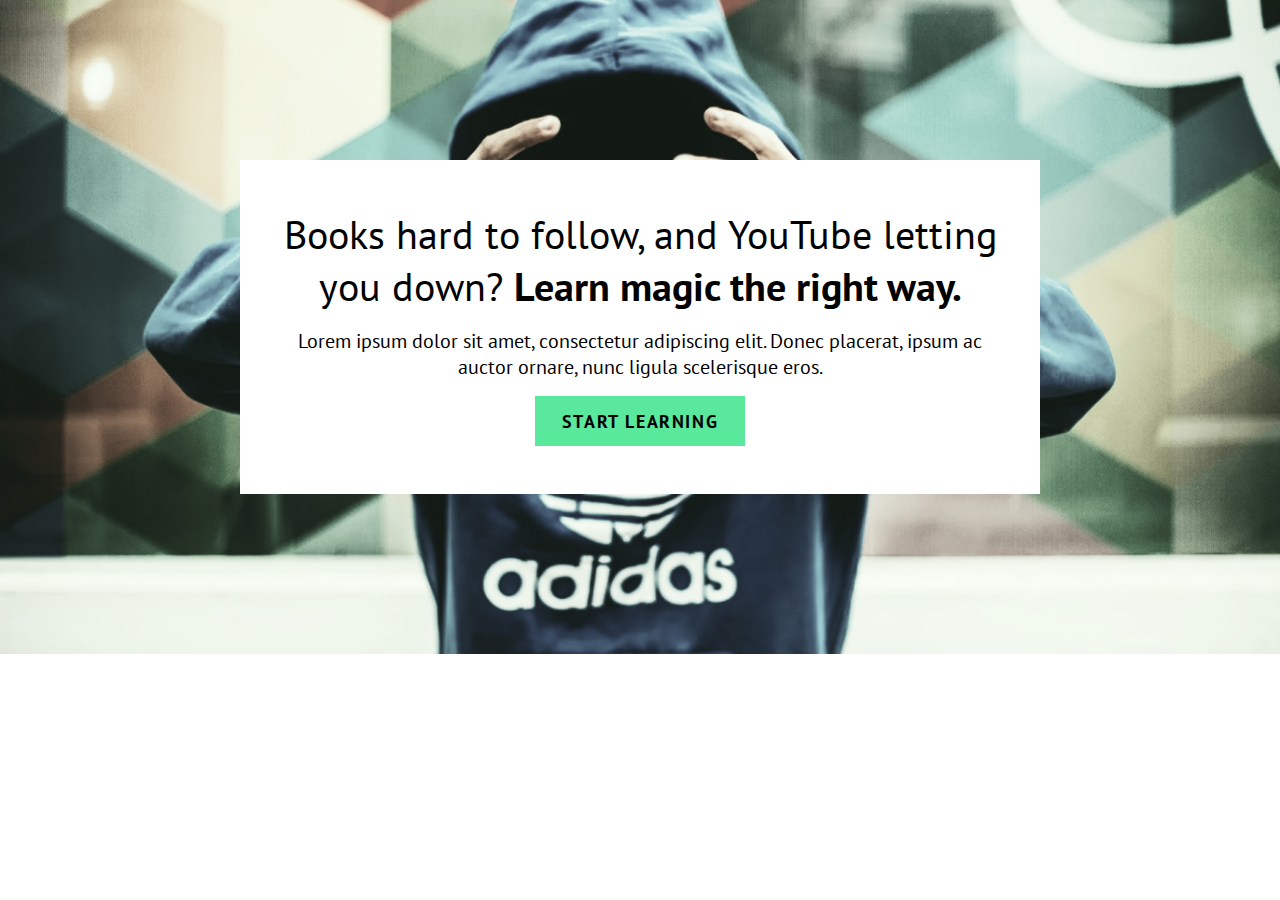
<file: 06-2-magic-mini-challenge/index.html>
<!DOCTYPE html>
<html lang="en">

<head>
  <meta charset="UTF-8">
  <meta name="viewport" content="width=device-width, initial-scale=1.0">
  <title>Magic is in the air</title>

  <!-- Google fonts -->
  <link href="https://fonts.googleapis.com/css2?family=PT+Sans:wght@400;700&display=swap" rel="stylesheet">

  <!-- Link to our stylesheet -->
  <link rel="stylesheet" href="style.css">
</head>

<body>

  <main>
    <div class="hero">
      <div class="hero__content flow-content">
        <h1>Books hard to follow, and YouTube letting you down? <strong>Learn magic the right way.</strong></h1>
        <p>Lorem ipsum dolor sit amet, consectetur adipiscing elit. Donec placerat, ipsum ac auctor ornare, nunc ligula
          scelerisque eros.</p>
        <a href="" class="btn">Start learning</a>
      </div>
    </div>
  </main>

</body>

</html>
</file>
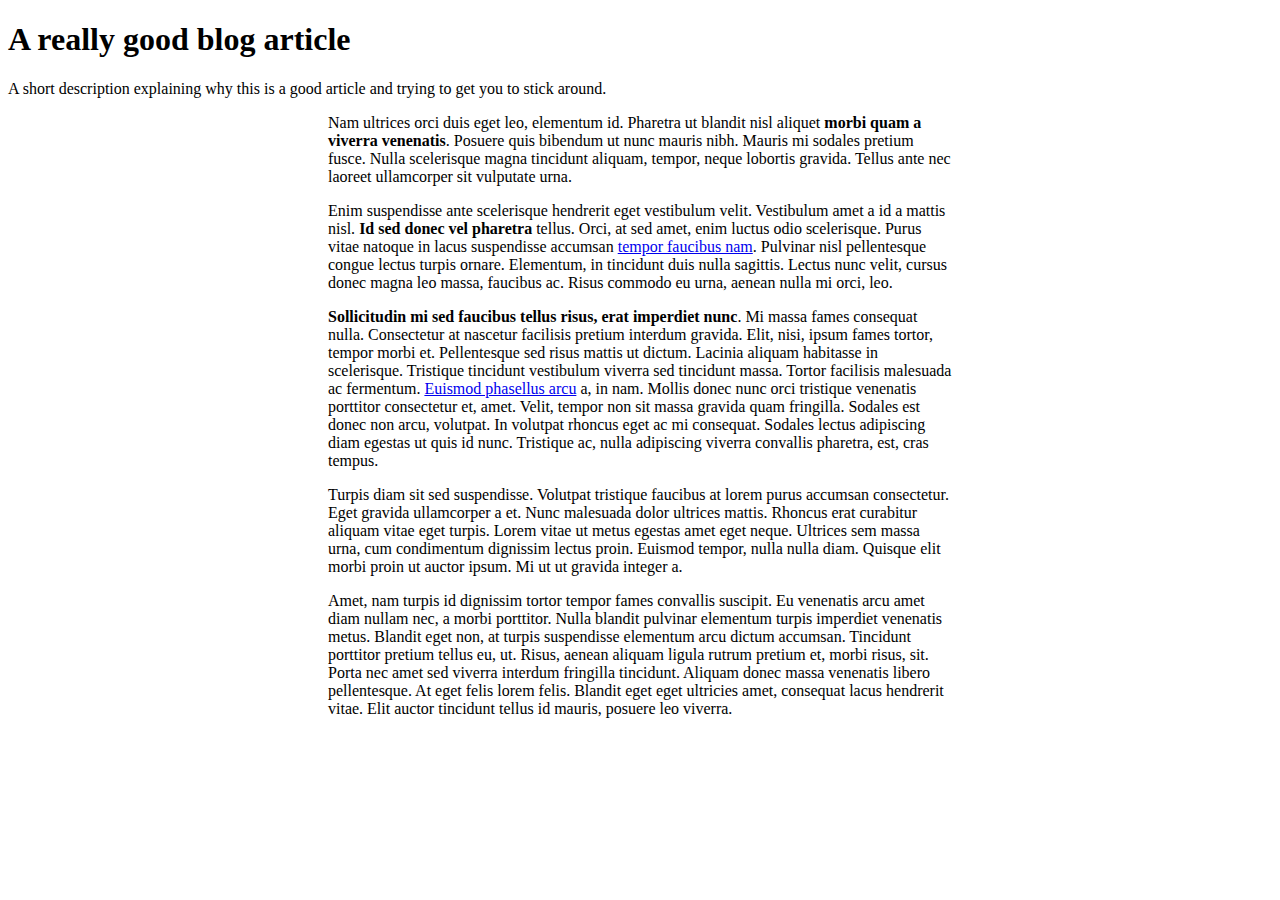
<file: 01-blog-post/01 - start here/index.html>
<!DOCTYPE html>
<html lang="en">

<head>
  <meta charset="UTF-8">
  <meta name="viewport" content="width=device-width, initial-scale=1.0">
  <title>A great blog</title>
  <link href="https://fonts.googleapis.com/css2?family=Cinzel:wght@900&family=PT+Serif:wght@400;700&display=swap"
    rel="stylesheet">
  <link rel="stylesheet" href="styles.css">
</head>

<body>
  <article>
    <header>
      <h1>A really good blog article</h1>
      <p class="subtitle">A short description explaining why this is a good article and trying to get you to stick
        around.
      </p>
    </header>
    <div class="container">
      <p class="lead">Nam ultrices orci duis eget leo, elementum id. Pharetra ut blandit nisl aliquet <strong>morbi quam
          a viverra
          venenatis</strong>. Posuere quis bibendum ut nunc mauris nibh. Mauris mi sodales pretium fusce. Nulla
        scelerisque magna tincidunt aliquam, tempor, neque lobortis gravida. Tellus ante nec laoreet ullamcorper sit
        vulputate urna.</p>
      <p>Enim suspendisse ante scelerisque hendrerit eget vestibulum velit. Vestibulum amet a id a mattis nisl.
        <strong>Id
          sed donec vel pharetra</strong> tellus. Orci, at sed amet, enim luctus odio scelerisque. Purus vitae natoque
        in
        lacus suspendisse accumsan <a href="#">tempor faucibus nam</a>. Pulvinar nisl pellentesque congue lectus turpis
        ornare. Elementum,
        in tincidunt duis nulla sagittis. Lectus nunc velit, cursus donec magna leo massa, faucibus ac. Risus commodo eu
        urna, aenean nulla mi orci, leo.</p>
      <p><strong>Sollicitudin mi sed faucibus tellus risus, erat imperdiet nunc</strong>. Mi massa fames consequat
        nulla.
        Consectetur at
        nascetur facilisis pretium interdum gravida. Elit, nisi, ipsum fames tortor, tempor morbi et. Pellentesque sed
        risus mattis ut dictum. Lacinia aliquam habitasse in scelerisque. Tristique tincidunt vestibulum viverra sed
        tincidunt massa. Tortor facilisis malesuada ac fermentum. <a href="#">Euismod phasellus arcu</a> a, in nam.
        Mollis
        donec nunc orci
        tristique venenatis porttitor consectetur et, amet. Velit, tempor non sit massa gravida quam fringilla. Sodales
        est donec non arcu, volutpat. In volutpat rhoncus eget ac mi consequat. Sodales lectus adipiscing diam egestas
        ut
        quis id nunc. Tristique ac, nulla adipiscing viverra convallis pharetra, est, cras tempus.</p>
      <p>Turpis diam sit sed suspendisse. Volutpat tristique faucibus at lorem purus accumsan consectetur. Eget gravida
        ullamcorper a et. Nunc malesuada dolor ultrices mattis. Rhoncus erat curabitur aliquam vitae eget turpis. Lorem
        vitae ut metus egestas amet eget neque. Ultrices sem massa urna, cum condimentum dignissim lectus proin. Euismod
        tempor, nulla nulla diam. Quisque elit morbi proin ut auctor ipsum. Mi ut ut gravida integer a.</p>
      <p>Amet, nam turpis id dignissim tortor tempor fames convallis suscipit. Eu venenatis arcu amet diam nullam nec, a
        morbi porttitor. Nulla blandit pulvinar elementum turpis imperdiet venenatis metus. Blandit eget non, at turpis
        suspendisse elementum arcu dictum accumsan. Tincidunt porttitor pretium tellus eu, ut. Risus, aenean aliquam
        ligula rutrum pretium et, morbi risus, sit. Porta nec amet sed viverra interdum fringilla tincidunt. Aliquam
        donec
        massa venenatis libero pellentesque. At eget felis lorem felis. Blandit eget eget ultricies amet, consequat
        lacus
        hendrerit vitae. Elit auctor tincidunt tellus id mauris, posuere leo viverra.</p>
  </article>
  </div>
</body>

</html>
</file>
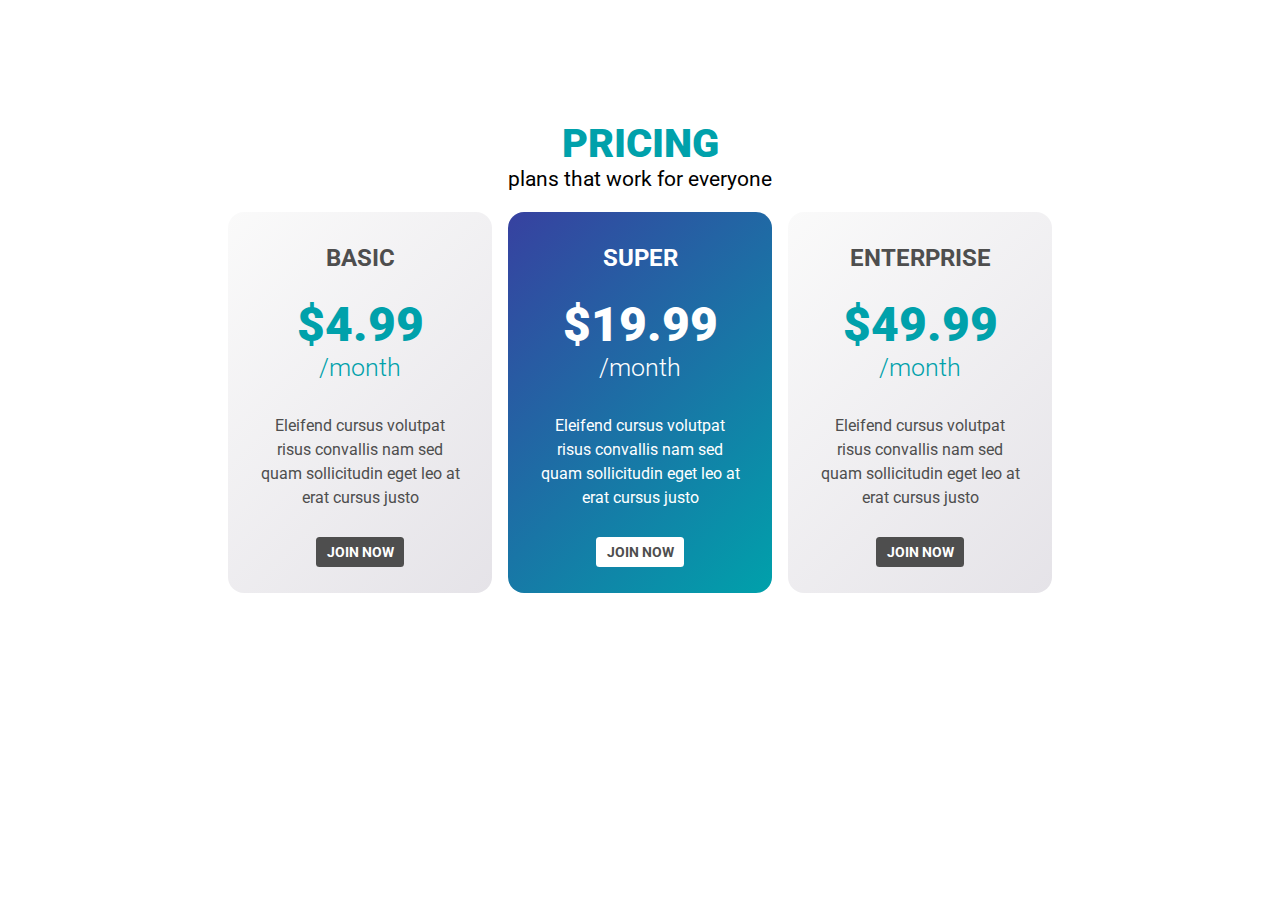
<file: 02-pricing-cards-v1/code/index.html>
<!DOCTYPE html>
<html lang="en">

<head>
  <meta charset="UTF-8">
  <meta name="viewport" content="width=device-width, initial-scale=1.0">
  <title>Pricing</title>
  <link href="https://fonts.googleapis.com/css2?family=Roboto:wght@300;700;900&display=swap" rel="stylesheet">
  <link rel="stylesheet" href="styles.css">
</head>

<body>
  <h1>pricing</h1>
  <p class="p-subhead">plans that work for everyone</p>

  <div class="plans">
    <div class="plan">
      <h2 class="h2-plan">basic</h2>
      <p class="p-plan-price">$4.99<span>/month</span></p>
      <p class="p-plan-description">Eleifend cursus volutpat risus convallis nam sed quam sollicitudin eget leo at erat cursus justo</p>
      <a href="#" class="a-btn-plan">Join Now</a>
    </div>

    <div class="plan prom">
      <h2 class="h2-plan">super</h2>
      <p class="p-plan-price prom">$19.99<span>/month</span></p>
      <p class="p-plan-description">Eleifend cursus volutpat risus convallis nam sed quam sollicitudin eget leo at erat cursus justo</p>
      <a href="#" class="a-btn-plan prom">Join Now</a>
    </div>

    <div class="plan">
      <h2 class="h2-plan">Enterprise</h2>
      <p class="p-plan-price">$49.99<span>/month</span></p>
      <p class="p-plan-description">Eleifend cursus volutpat risus convallis nam sed quam sollicitudin eget leo at erat cursus justo</p>
      <a href="#" class="a-btn-plan">Join Now</a>
    </div>
  </div>
</body>

</html>
</file>
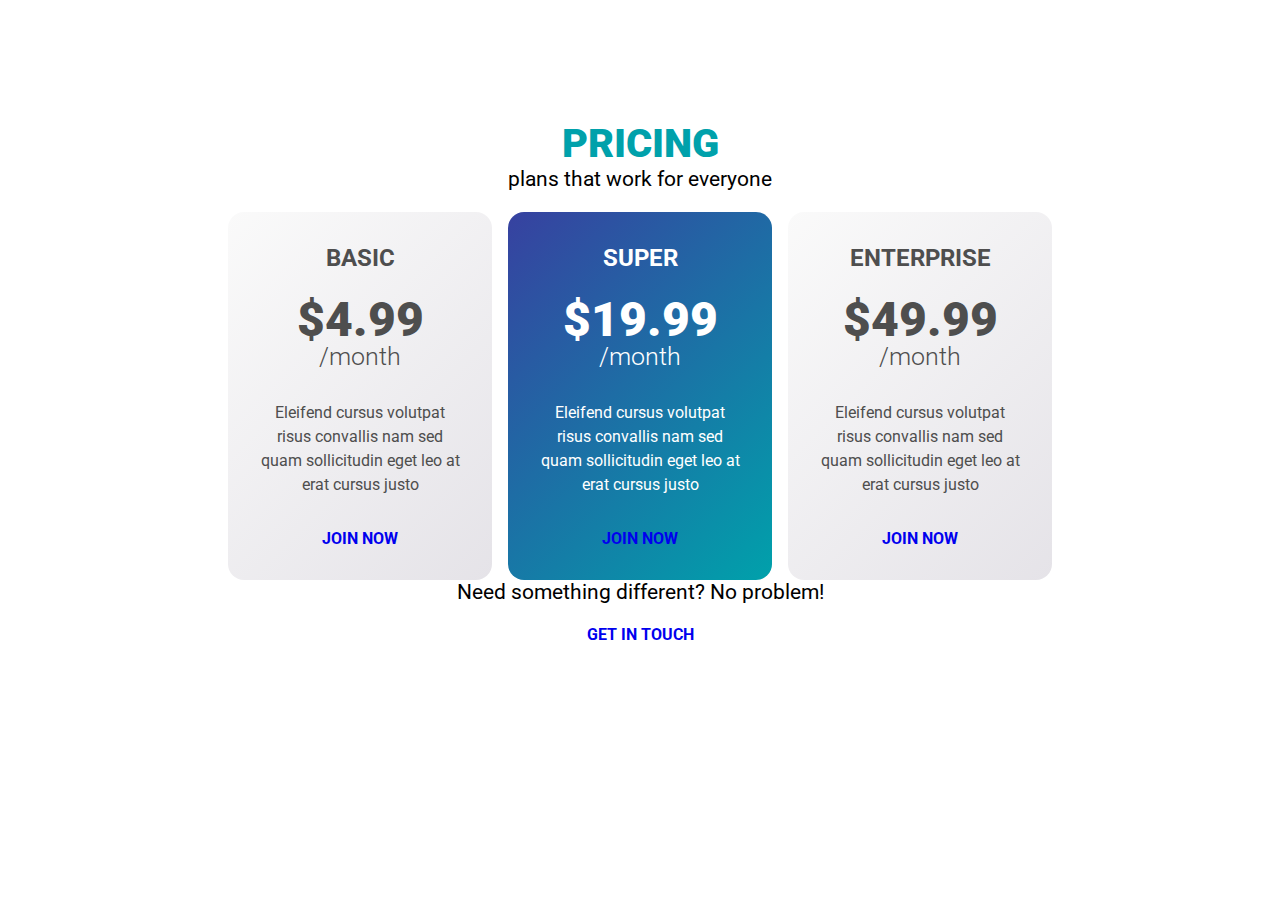
<file: 02-pricing-cards-v2/01 - start here/index.html>
<!DOCTYPE html>
<html lang="en">

<head>
  <meta charset="UTF-8">
  <meta name="viewport" content="width=device-width, initial-scale=1.0">
  <title>Pricing</title>
  <link href="https://fonts.googleapis.com/css2?family=Roboto:wght@300;700;900&display=swap" rel="stylesheet">
  <link rel="stylesheet" href="styles.css">
</head>

<body>
  <h1 class="text-accent">pricing</h1>
  <p class="fs-500">plans that work for everyone</p>

  <div class="plans">
    <div class="plan plan--light">
      <h2 class="plan__title">basic</h2>
      <p class="plan__price">$4.99<span>/month</span></p>
      <p class="plan__description">Eleifend cursus volutpat risus convallis nam sed quam sollicitudin eget leo at erat
        cursus justo</p>
      <a href="#" class="button">Join Now</a>
    </div>

    <div class="plan plan--accent">
      <h2 class="plan__title">super</h2>
      <p class="plan__price">$19.99<span>/month</span></p>
      <p class="plan__description">Eleifend cursus volutpat risus convallis nam sed quam sollicitudin eget leo at erat
        cursus justo</p>
      <a href="#" class="button">Join Now</a>
    </div>
    <div class="plan plan--light">
      <h2 class="plan__title">Enterprise</h2>
      <p class="plan__price">$49.99<span>/month</span></p>
      <p class="plan__description">Eleifend cursus volutpat risus convallis nam sed quam sollicitudin eget leo at erat
        cursus justo</p>
      <a href="#" class="button">Join Now</a>
    </div>
  </div>

  <p class="fs-500">Need something different? No problem!</p>
  <a href="#" class="button">Get in touch</a>
</body>

</html>
</file>
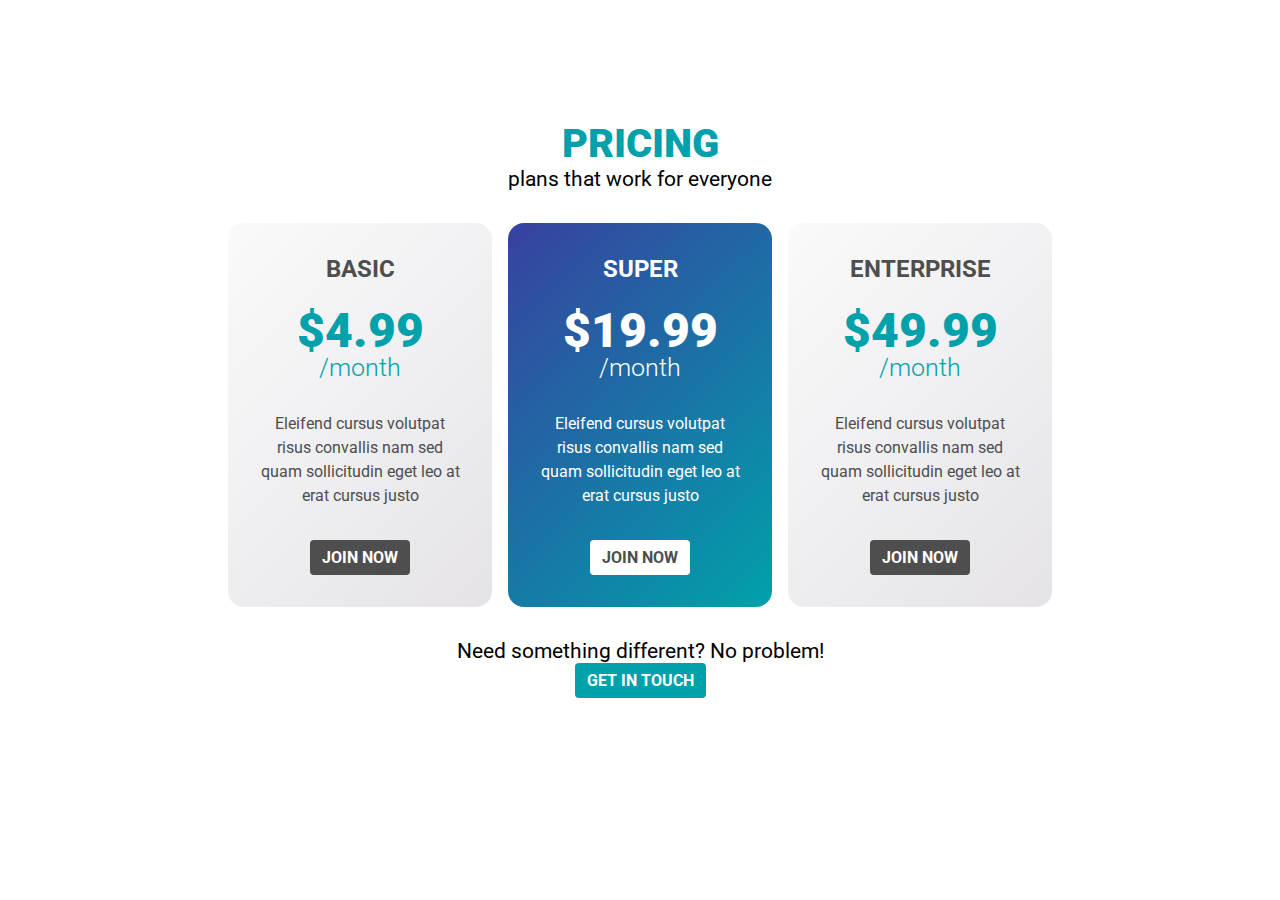
<file: 02-pricing-cards-v2/02 - finished/index.html>
<!DOCTYPE html>
<html lang="en">

<head>
  <meta charset="UTF-8">
  <meta name="viewport" content="width=device-width, initial-scale=1.0">
  <title>Pricing</title>
  <link href="https://fonts.googleapis.com/css2?family=Roboto:wght@300;700;900&display=swap" rel="stylesheet">
  <link rel="stylesheet" href="styles.css">
</head>

<body>
  <h1 class="text-accent">pricing</h1>
  <p class="fs-500">plans that work for everyone</p>

  <div class="plans">
    <div class="plan plan--light">
      <h2 class="plan__title">basic</h2>
      <p class="plan__price">
        $4.99<span>/month</span>
      </p>
      <p class="plan__description">Eleifend cursus volutpat risus convallis nam sed quam sollicitudin eget leo at erat
        cursus justo</p>
      <a href="#" class="button">Join Now</a>
    </div>

    <div class="plan plan--accent">
      <h2 class="plan__title">super</h2>
      <p class="plan__price">
        $19.99<span>/month</span>
      </p>
      <p class="plan__description">Eleifend cursus volutpat risus convallis nam sed quam sollicitudin eget leo at erat
        cursus justo</p>
      <a href="#" class="button">Join Now</a>
    </div>
    <div class="plan plan--light">
      <h2 class="plan__title">Enterprise</h2>
      <p class="plan__price">
        $49.99<span>/month</span>
      </p>
      <p class="plan__description">Eleifend cursus volutpat risus convallis nam sed quam sollicitudin eget leo at erat
        cursus justo</p>
      <a href="#" class="button">Join Now</a>
    </div>
  </div>

  <p class="fs-500">Need something different? No problem!</p>
  <a href="#" class="button">Get in touch</a>
</body>

</html>
</file>
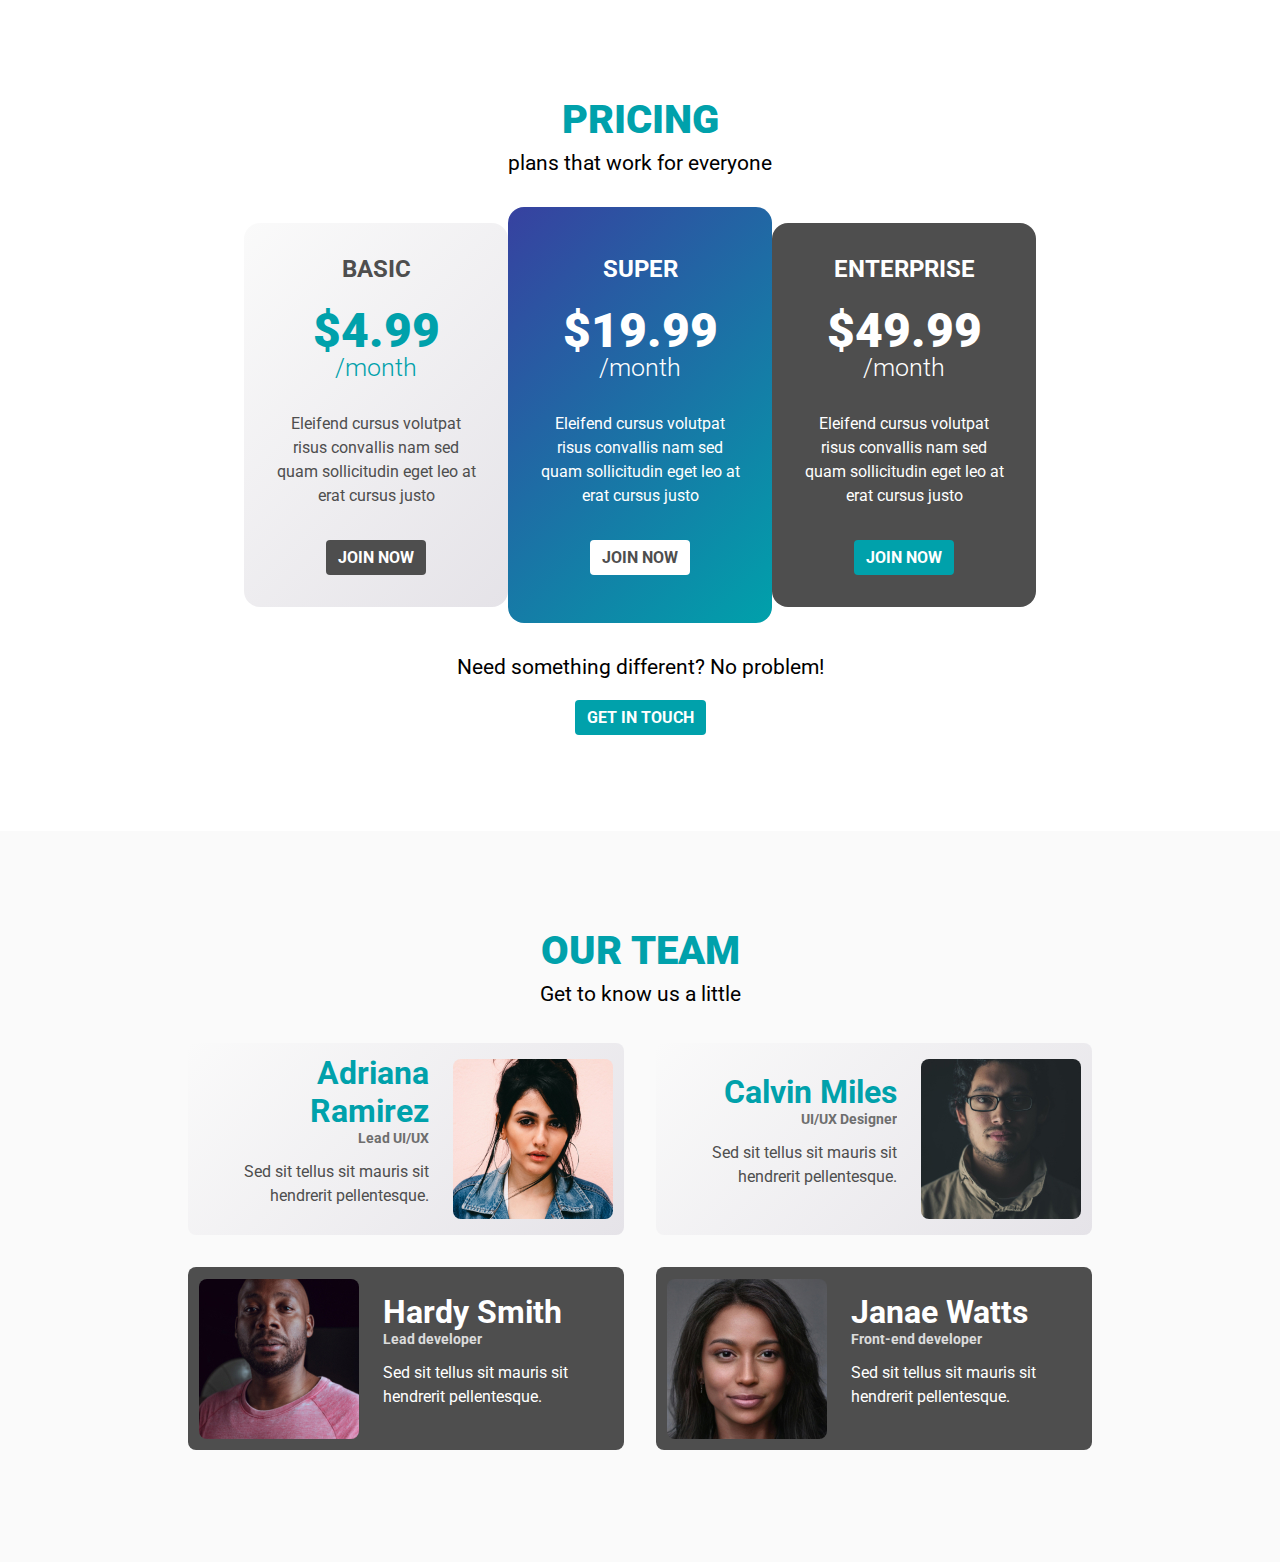
<file: 02-pricing-cards-v3/01 - Start here/index.html>
<!DOCTYPE html>
<html lang="en">

<head>
  <meta charset="UTF-8">
  <meta name="viewport" content="width=device-width, initial-scale=1.0">
  <title>Pricing</title>
  <link href="https://fonts.googleapis.com/css2?family=Roboto:wght@300;700;900&display=swap" rel="stylesheet">
  <link rel="stylesheet" href="styles.css">
</head>

<body>
  <section class="pricing">
    <h2 class="h2-section">pricing</h2>
    <p class="p-fs-500">plans that work for everyone</p>

    <div class="plans">
      <div class="plan bg--light">
        <h2 class="h2-plan">basic</h2>
        <p class="p-plan-price">$4.99<span>/month</span></p>
        <p class="p-plan-description">Eleifend cursus volutpat risus convallis nam sed quam sollicitudin eget leo at erat cursus justo</p>
        <a href="#" class="a-btn">Join Now</a>
      </div>

      <div class="plan plan--accent">
        <h2 class="h2-plan">super</h2>
        <p class="p-plan-price">$19.99<span>/month</span></p>
        <p class="p-plan-description">Eleifend cursus volutpat risus convallis nam sed quam sollicitudin eget leo at erat cursus justo</p>
        <a href="#" class="a-btn">Join Now</a>
      </div>

      <div class="plan bg--dark">
        <h2 class="h2-plan">Enterprise</h2>
        <p class="p-plan-price">$49.99<span>/month</span></p>
        <p class="p-plan-description">Eleifend cursus volutpat risus convallis nam sed quam sollicitudin eget leo at erat cursus justo</p>
        <a href="#" class="a-btn">Join Now</a>
      </div>
    </div>

    <p class="p-fs-500">Need something different? No problem!</p>
    <a href="#" class="a-btn">Get in touch</a>
  </section>

  <section class="team">
    <div class="container">
      <h2 class="h2-section">Our team</h2>
      <p class="p-fs-500">Get to know us a little</p>

      <div class="team-members">
        <div class="team-member team-member--mirrored bg--light">
          <img src="img/team-01.jpg" alt="">
          <div class="info">
            <h3 class="h3-name">Adriana Ramirez</h3>
            <p class="p-position">Lead UI/UX</p>
            <p class="p-bio-brief">Sed sit tellus sit mauris sit hendrerit pellentesque.</p>
          </div>
        </div>

        <div class="team-member team-member--mirrored bg--light">
          <img src="img/team-02.jpg" alt="">
          <div class="info">
            <h3 class="h3-name">Calvin Miles</h3>
            <p class="p-position">UI/UX Designer</p>
            <p class="p-bio-brief">Sed sit tellus sit mauris sit hendrerit pellentesque.</p>
          </div>
        </div>

        <div class="team-member bg--dark">
          <img src="img/team-03.jpg" alt="">
          <div class="info">
            <h3 class="h3-name">Hardy Smith</h3>
            <p class="p-position">Lead developer</p>
            <p class="p-bio-brief">Sed sit tellus sit mauris sit hendrerit pellentesque.</p>
          </div>
        </div>

        <div class="team-member bg--dark">
          <img src="img/team-04.jpg" alt="">
          <div class="info">
            <h3 class="h3-name">Janae Watts</h3>
            <p class="p-position">Front-end developer</p>
            <p class="p-bio-brief">Sed sit tellus sit mauris sit hendrerit pellentesque.</p>
          </div>
        </div>
      </div>
    </div>
  </section>

</body>

</html>
</file>
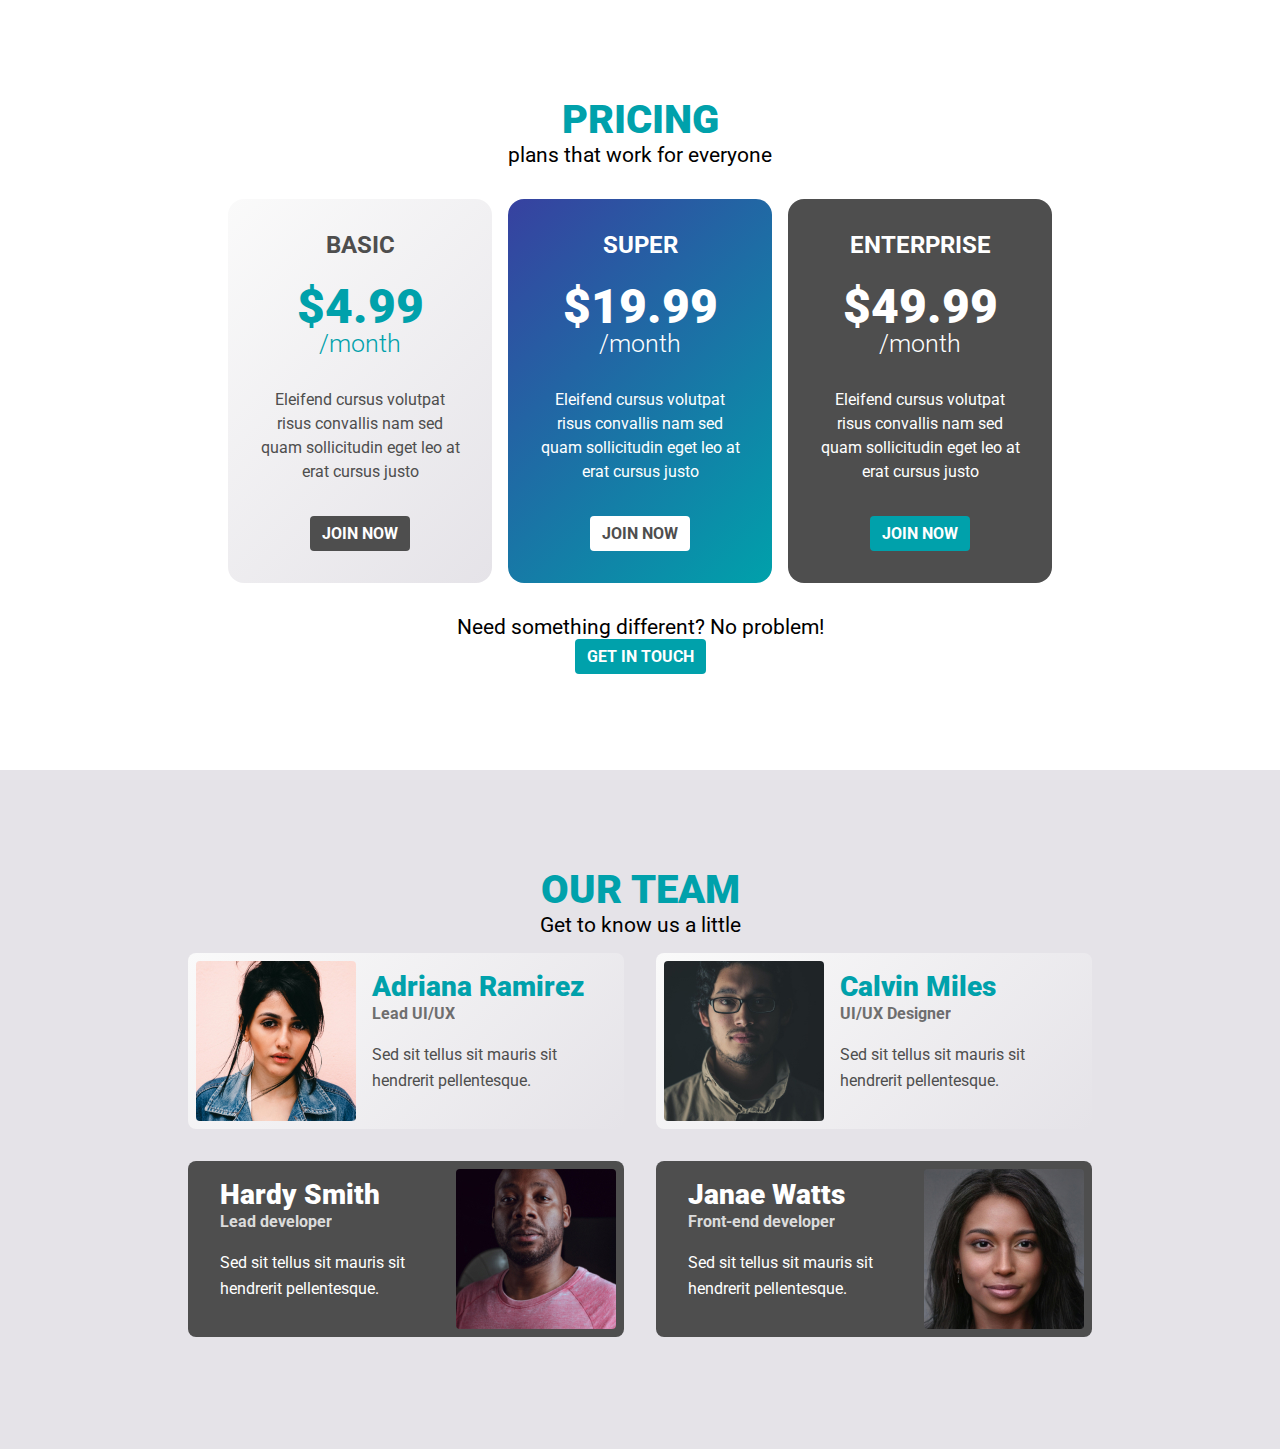
<file: 02-pricing-cards-v3/02 - finished/index.html>
<!DOCTYPE html>
<html lang="en">

<head>
  <meta charset="UTF-8">
  <meta name="viewport" content="width=device-width, initial-scale=1.0">
  <title>Pricing</title>
  <link href="https://fonts.googleapis.com/css2?family=Roboto:wght@300;700;900&display=swap" rel="stylesheet">
  <link rel="stylesheet" href="styles.css">
</head>

<body>
  <section class="pricing">
    <h2 class="section-title">pricing</h2>
    <p class="fs-500">plans that work for everyone</p>

    <div class="plans">
      <div class="plan bg-light">
        <h2 class="plan__title">basic</h2>
        <p class="plan__price">
          $4.99<span>/month</span>
        </p>
        <p class="plan__description">Eleifend cursus volutpat risus convallis nam sed quam sollicitudin eget leo at erat
          cursus justo</p>
        <a href="#" class="button">Join Now</a>
      </div>

      <div class="plan bg-accent">
        <h2 class="plan__title">super</h2>
        <p class="plan__price">
          $19.99<span>/month</span>
        </p>
        <p class="plan__description">Eleifend cursus volutpat risus convallis nam sed quam sollicitudin eget leo at erat
          cursus justo</p>
        <a href="#" class="button">Join Now</a>
      </div>
      <div class="plan bg-dark">
        <h2 class="plan__title">Enterprise</h2>
        <p class="plan__price">
          $49.99<span>/month</span>
        </p>
        <p class="plan__description">Eleifend cursus volutpat risus convallis nam sed quam sollicitudin eget leo at erat
          cursus justo</p>
        <a href="#" class="button">Join Now</a>
      </div>
    </div>

    <p class="fs-500">Need something different? No problem!</p>
    <a href="#" class="button">Get in touch</a>
  </section>
  <section class="team">
    <div class="container">
      <h2 class="section-title">Our team</h2>
      <p class="fs-500">Get to know us a little</p>

      <div class="team-members">

        <div class="team-member bg-light">
          <img src="img/team-01.jpg" alt="">
          <div class="info">
            <h3 class="name">Adriana Ramirez</h3>
            <p class="position">Lead UI/UX</p>
            <p>Sed sit tellus sit mauris sit hendrerit pellentesque.</p>
          </div>
        </div>

        <div class="team-member bg-light">
          <img src="img/team-02.jpg" alt="">
          <div class="info">
            <h3 class="name">Calvin Miles</h3>
            <p class="position">UI/UX Designer</p>
            <p>Sed sit tellus sit mauris sit hendrerit pellentesque.</p>
          </div>
        </div>

        <div class="team-member bg-dark team-member--mirrored">
          <img src="img/team-03.jpg" alt="">
          <div class="info">
            <h3 class="name">Hardy Smith</h3>
            <p class="position">Lead developer</p>
            <p>Sed sit tellus sit mauris sit hendrerit pellentesque.</p>
          </div>
        </div>

        <div class="team-member bg-dark team-member--mirrored">
          <img src="img/team-04.jpg" alt="">
          <div class="info">
            <h3 class="name">Janae Watts</h3>
            <p class="position">Front-end developer</p>
            <p>Sed sit tellus sit mauris sit hendrerit pellentesque.</p>
          </div>
        </div>
      </div>
    </div>
  </section>

</body>

</html>
</file>
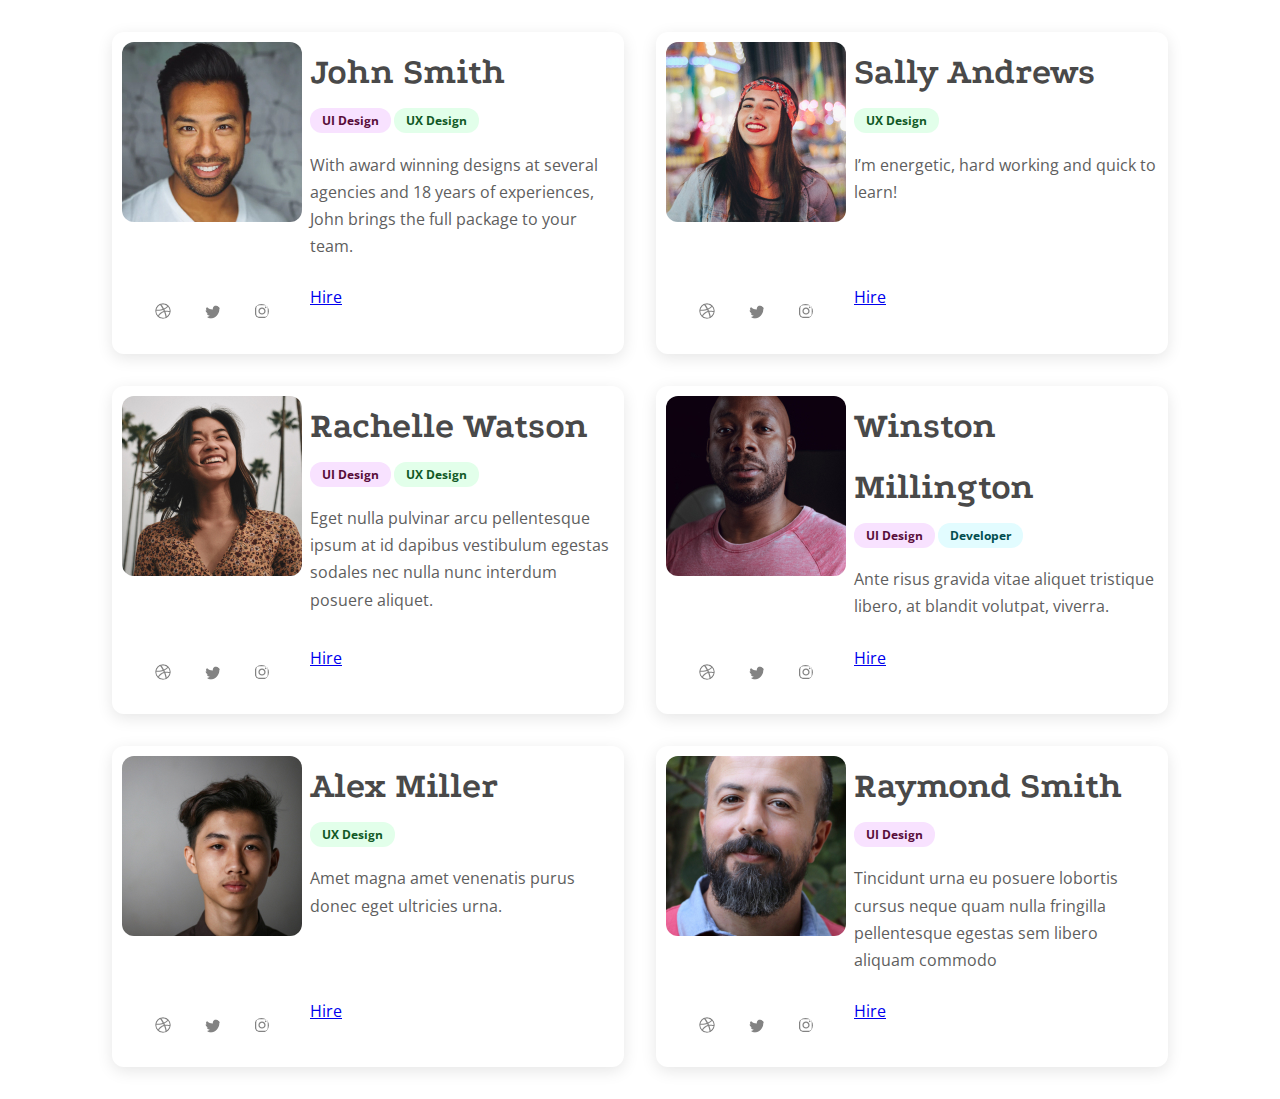
<file: 03-overlooked-wrap-up-project/01 - start here/index.html>
<!DOCTYPE html>
<html lang="en">

<head>
  <meta charset="UTF-8">
  <meta h2-name="viewport" content="width=device-width, initial-scale=1.0">
  <title>Hire us</title>
  <link href="https://fonts.googleapis.com/css2?family=Open+Sans:wght@400;700&family=Podkova:wght@700&display=swap"
    rel="stylesheet">

  <link rel="stylesheet" href="styles.css">

</head>

<body>
  <div class="candidates">
    <div class="candidate">
      <h2 class="h2-name">John Smith</h2>
      <img src="img/john.jpg" alt="">
      <p class="p-roles">
        <span class="sp-tag sp-tag-ui">UI Design</span>
        <span class="sp-tag sp-tag-ux">UX Design</span>
      </p>
      <p class="p-bio">With award winning designs at several agencies and 18 years of experiences, John brings the full package to your team.</p>
      <ul class="ul-social">
        <li><a aria-label="dribbble" href="#"><img src="img/dribbble.svg" alt=""></a></li>
        <li><a aria-label="twitter" href="#"><img src="img/twitter.svg" alt=""></a></li>
        <li><a aria-label="instagram" href="#"><img src="img/instagram.svg" alt=""></a></li>
      </ul>
      <a href="#" class="btn">Hire</a>
    </div>

    <div class="candidate">
      <h2 class="h2-name">Sally Andrews</h2>
      <img src="img/sally.jpg" alt="">
      <p class="p-roles"><span class="sp-tag sp-tag-ux">UX Design</span></p>
      <p class="p-bio">I’m energetic, hard working and quick to learn!</p>
      <ul class="ul-social">
        <li><a aria-label="dribbble" href="#"><img src="img/dribbble.svg" alt=""></a></li>
        <li><a aria-label="twitter" href="#"><img src="img/twitter.svg" alt=""></a></li>
        <li><a aria-label="instagram" href="#"><img src="img/instagram.svg" alt=""></a></li>
      </ul>
      <a href="#" class="btn">Hire</a>
    </div>

    <div class="candidate">
      <h2 class="h2-name">Rachelle Watson</h2>
      <img src="img/rachelle.jpg" alt="">
      <p class="p-roles">
        <span class="sp-tag sp-tag-ui">UI Design</span>
        <span class="sp-tag sp-tag-ux">UX Design</span>
      </p>
      <p class="p-bio">Eget nulla pulvinar arcu pellentesque ipsum at id dapibus vestibulum egestas sodales nec nulla nunc interdum posuere aliquet.</p>
      <ul class="ul-social">
        <li><a aria-label="dribbble" href="#"><img src="img/dribbble.svg" alt=""></a></li>
        <li><a aria-label="twitter" href="#"><img src="img/twitter.svg" alt=""></a></li>
        <li><a aria-label="instagram" href="#"><img src="img/instagram.svg" alt=""></a></li>
      </ul>
      <a href="#" class="btn">Hire</a>
    </div>

    <div class="candidate">
      <h2 class="h2-name">Winston Millington</h2>
      <img src="img/winston.jpg" alt="">
      <p class="p-roles">
        <span class="sp-tag sp-tag-ui">UI Design</span>
        <span class="sp-tag sp-tag-dev">Developer</span>
      </p>
      <p class="p-bio">Ante risus gravida vitae aliquet tristique libero, at blandit volutpat, viverra.</p>
      <ul class="ul-social">
        <li><a aria-label="dribbble" href="#"><img src="img/dribbble.svg" alt=""></a></li>
        <li><a aria-label="twitter" href="#"><img src="img/twitter.svg" alt=""></a></li>
        <li><a aria-label="instagram" href="#"><img src="img/instagram.svg" alt=""></a></li>
      </ul>
      <a href="#" class="btn">Hire</a>
    </div>

    <div class="candidate">
      <h2 class="h2-name">Alex Miller</h2>
      <img src="img/alex.jpg" alt="">
      <p class="p-roles"><span class="sp-tag sp-tag-ux">UX Design</span></p>
      <p class="p-bio">Amet magna amet venenatis purus donec eget ultricies urna.</p>
      <ul class="ul-social">
        <li><a aria-label="dribbble" href="#"><img src="img/dribbble.svg" alt=""></a></li>
        <li><a aria-label="twitter" href="#"><img src="img/twitter.svg" alt=""></a></li>
        <li><a aria-label="instagram" href="#"><img src="img/instagram.svg" alt=""></a></li>
      </ul>
      <a href="#" class="btn">Hire</a>
    </div>

    <div class="candidate">
      <h2 class="h2-name">Raymond Smith</h2>
      <img src="img/raymond.jpg" alt="">
      <p class="p-roles"><span class="sp-tag sp-tag-ui">UI Design</span></p>
      <p class="p-bio">Tincidunt urna eu posuere lobortis cursus neque quam nulla fringilla pellentesque egestas sem libero aliquam commodo</p>
      <ul class="ul-social">
        <li><a aria-label="dribbble" href="#"><img src="img/dribbble.svg" alt=""></a></li>
        <li><a aria-label="twitter" href="#"><img src="img/twitter.svg" alt=""></a></li>
        <li><a aria-label="instagram" href="#"><img src="img/instagram.svg" alt=""></a></li>
      </ul>
      <a href="#" class="btn">Hire</a>
    </div>
  </div>
</body>

</html>
</file>
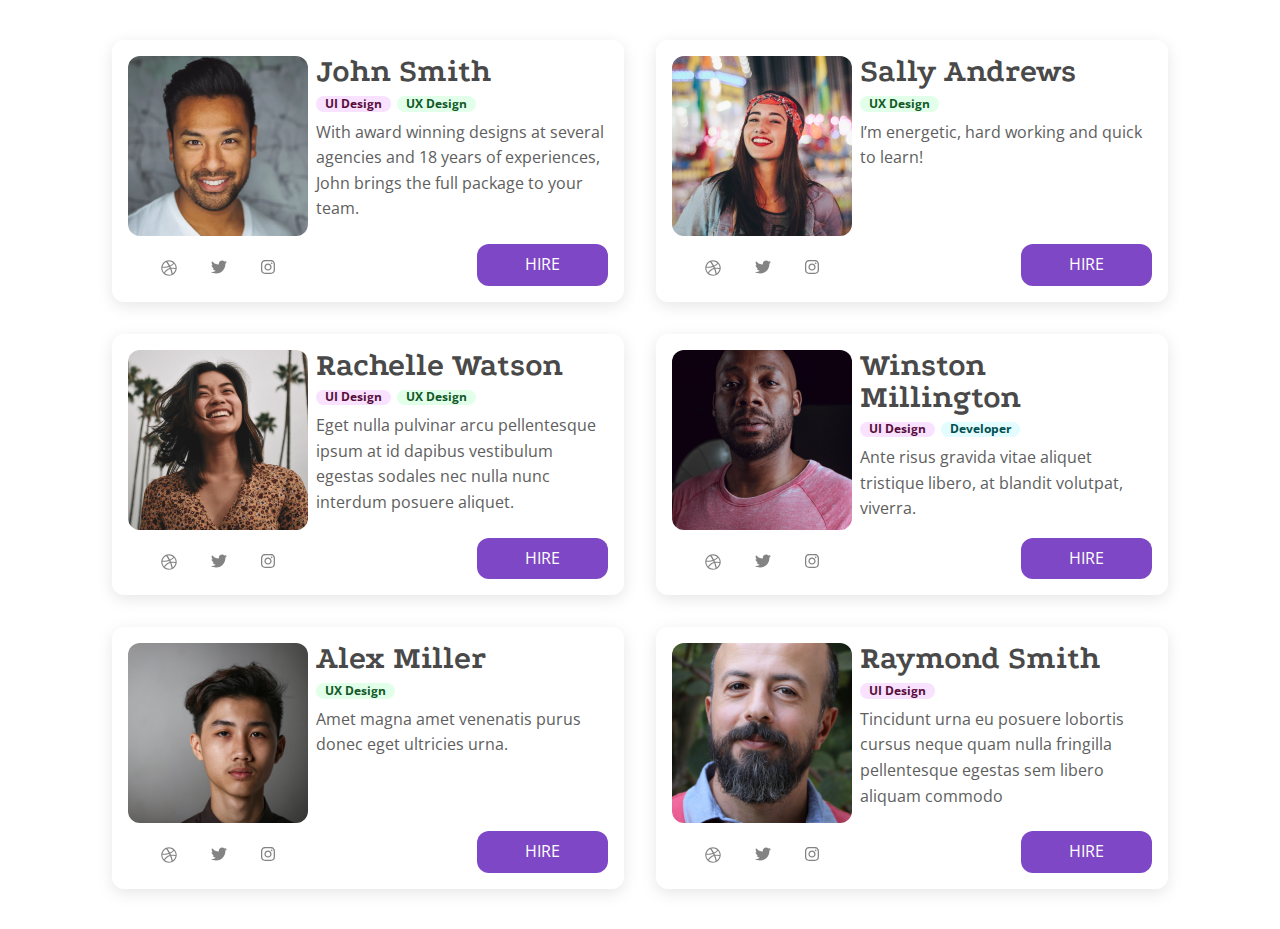
<file: 03-overlooked-wrap-up-project/02 - finished/index.html>
<!DOCTYPE html>
<html lang="en">

<head>
  <meta charset="UTF-8">
  <meta name="viewport" content="width=device-width, initial-scale=1.0">
  <title>Hire us</title>
  <link href="https://fonts.googleapis.com/css2?family=Open+Sans:wght@400;700&family=Podkova:wght@700&display=swap"
    rel="stylesheet">

  <link rel="stylesheet" href="styles.css">

</head>

<body>
  <div class="candidates">
    <!-- Candidate 1 -->
    <div class="candidate">
      <h2 class="name">John Smith</h2>
      <img src="img/john.jpg" alt="">
      <p class="roles"><span class="tag ui">UI Design</span><span class="tag ux">UX Design</span></p>
      <p class="bio">With award winning designs at several agencies and 18 years of experiences, John brings the full
        package to your team.</p>
      <ul class="social">
        <li><a aria-label="dribbble" href="#"><img src="img/dribbble.svg" alt=""></a></li>
        <li><a aria-label="twitter" href="#"><img src="img/twitter.svg" alt=""></a></li>
        <li><a aria-label="instagram" href="#"><img src="img/instagram.svg" alt=""></a></li>
      </ul>
      <a href="#" class="btn">Hire</a>
    </div>

    <!-- Candidate 2 -->
    <div class="candidate">
      <h2 class="name">Sally Andrews</h2>
      <img src="img/sally.jpg" alt="">
      <p class="roles"><span class="tag ux">UX Design</span></p>
      <p class="bio">I’m energetic, hard working and quick to learn!</p>
      <ul class="social">
        <li><a aria-label="dribbble" href="#"><img src="img/dribbble.svg" alt=""></a></li>
        <li><a aria-label="twitter" href="#"><img src="img/twitter.svg" alt=""></a></li>
        <li><a aria-label="instagram" href="#"><img src="img/instagram.svg" alt=""></a></li>
      </ul>
      <a href="#" class="btn">Hire</a>
    </div>

    <!-- Candidate 3 -->
    <div class="candidate">
      <h2 class="name">Rachelle Watson</h2>
      <img src="img/rachelle.jpg" alt="">
      <p class="roles"><span class="tag ui">UI Design</span><span class="tag ux">UX Design</span></p>
      <p class="bio">Eget nulla pulvinar arcu pellentesque ipsum at id dapibus vestibulum egestas sodales nec nulla nunc
        interdum posuere aliquet.</p>
      <ul class="social">
        <li><a aria-label="dribbble" href="#"><img src="img/dribbble.svg" alt=""></a></li>
        <li><a aria-label="twitter" href="#"><img src="img/twitter.svg" alt=""></a></li>
        <li><a aria-label="instagram" href="#"><img src="img/instagram.svg" alt=""></a></li>
      </ul>
      <a href="#" class="btn">Hire</a>
    </div>

    <!-- Candidate 4 -->
    <div class="candidate">
      <h2 class="name">Winston Millington</h2>
      <img src="img/winston.jpg" alt="">
      <p class="roles"><span class="tag ui">UI Design</span><span class="tag dev">Developer</span></p>
      <p class="bio">Ante risus gravida vitae aliquet tristique libero, at blandit volutpat, viverra.</p>
      <ul class="social">
        <li><a aria-label="dribbble" href="#"><img src="img/dribbble.svg" alt=""></a></li>
        <li><a aria-label="twitter" href="#"><img src="img/twitter.svg" alt=""></a></li>
        <li><a aria-label="instagram" href="#"><img src="img/instagram.svg" alt=""></a></li>
      </ul>
      <a href="#" class="btn">Hire</a>
    </div>

    <!-- Candidate 5 -->
    <div class="candidate">
      <h2 class="name">Alex Miller</h2>
      <img src="img/alex.jpg" alt="">
      <p class="roles"><span class="tag ux">UX Design</span></p>
      <p class="bio">Amet magna amet venenatis purus donec eget ultricies urna.</p>
      <ul class="social">
        <li><a aria-label="dribbble" href="#"><img src="img/dribbble.svg" alt=""></a></li>
        <li><a aria-label="twitter" href="#"><img src="img/twitter.svg" alt=""></a></li>
        <li><a aria-label="instagram" href="#"><img src="img/instagram.svg" alt=""></a></li>
      </ul>
      <a href="#" class="btn">Hire</a>
    </div>

    <!-- Candidate 6 -->
    <div class="candidate">
      <h2 class="name">Raymond Smith</h2>
      <img src="img/raymond.jpg" alt="">
      <p class="roles"><span class="tag ui">UI Design</span></p>
      <p class="bio">Tincidunt urna eu posuere lobortis cursus neque quam nulla fringilla pellentesque egestas sem
        libero aliquam commodo</p>
      <ul class="social">
        <li><a aria-label="dribbble" href="#"><img src="img/dribbble.svg" alt=""></a></li>
        <li><a aria-label="twitter" href="#"><img src="img/twitter.svg" alt=""></a></li>
        <li><a aria-label="instagram" href="#"><img src="img/instagram.svg" alt=""></a></li>
      </ul>
      <a href="#" class="btn">Hire</a>
    </div>
  </div>




</body>

</html>
</file>
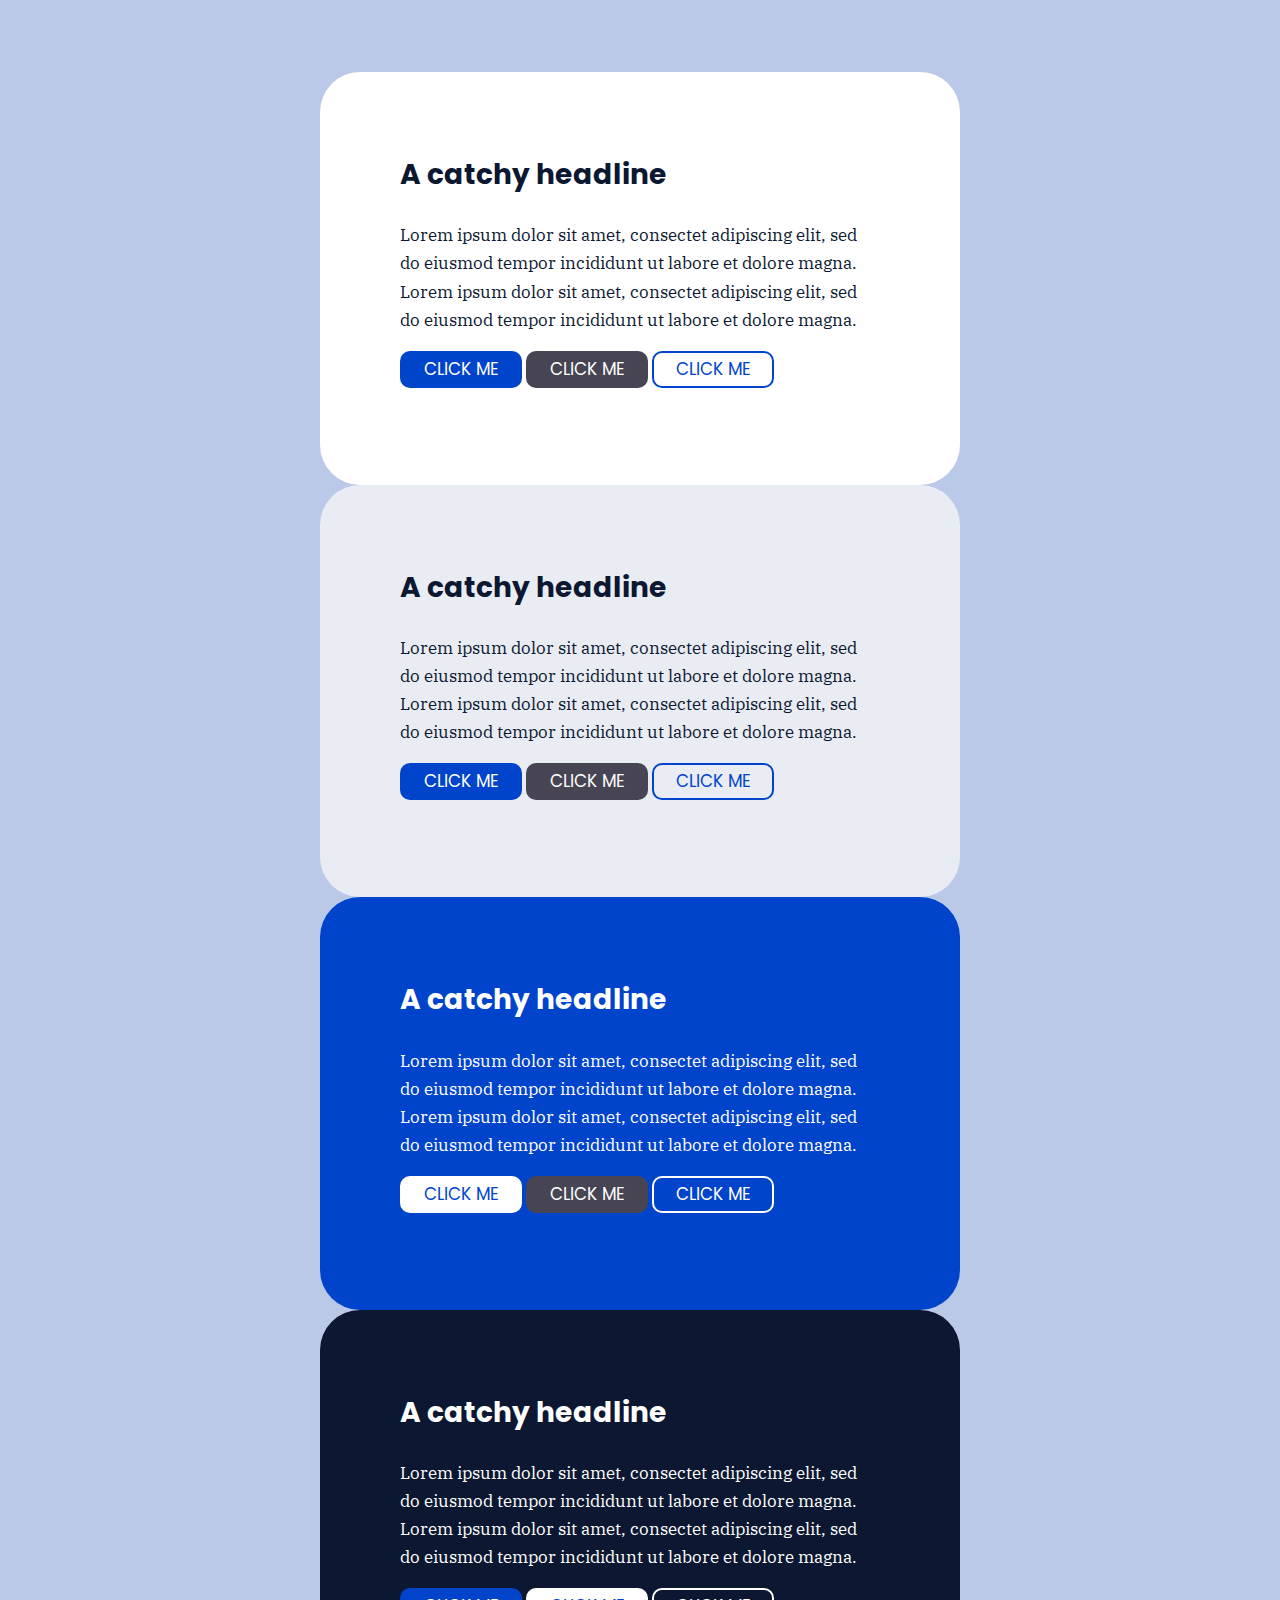
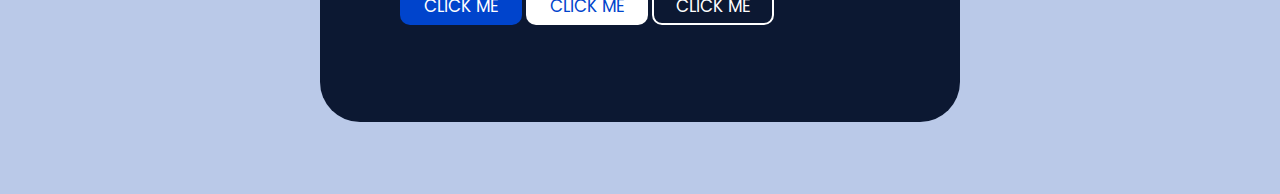
<file: 05-challenge-02/code/index.html>
<!DOCTYPE html>
<html lang="en">

<head>
  <meta charset="UTF-8">
  <meta name="viewport" content="width=device-width, initial-scale=1.0">
  <title>CSS Demystified | Challenge #2</title>
  <link href="https://fonts.googleapis.com/css2?family=IBM+Plex+Serif&family=Poppins:wght@500;700&display=swap"
    rel="stylesheet">
  <link rel="stylesheet" href="challenge-2.css">
</head>

<body>
  <div class="cta cta--bg-light">
    <h2 class="section-title">A catchy headline</h2>
    <p>Lorem ipsum dolor sit amet, consectet adipiscing elit, sed do eiusmod tempor incididunt ut labore et dolore magna. Lorem ipsum dolor sit amet, consectet adipiscing elit, sed do eiusmod tempor incididunt ut labore et dolore magna.</p>
    <p>
      <a href="#" class="btn btn--primary">Click me</a>
      <a href="#" class="btn btn--secondary">Click me</a>
      <a href="#" class="btn btn--outline">Click me</a>
    </p>
  </div>

  <div class="cta cta--bg-neutral">
    <h2 class="section-title">A catchy headline</h2>
    <p>Lorem ipsum dolor sit amet, consectet adipiscing elit, sed do eiusmod tempor incididunt ut labore et dolore magna. Lorem ipsum dolor sit amet, consectet adipiscing elit, sed do eiusmod tempor incididunt ut labore et dolore magna.</p>
    <p>
      <a href="#" class="btn btn--primary">Click me</a>
      <a href="#" class="btn btn--secondary">Click me</a>
      <a href="#" class="btn btn--outline">Click me</a>
    </p>
  </div>

  <div class="cta cta--bg-accent">
    <h2 class="section-title">A catchy headline</h2>
    <p>Lorem ipsum dolor sit amet, consectet adipiscing elit, sed do eiusmod tempor incididunt ut labore et dolore magna. Lorem ipsum dolor sit amet, consectet adipiscing elit, sed do eiusmod tempor incididunt ut labore et dolore magna.</p>
    <p>
      <a href="#" class="btn btn--primary">Click me</a>
      <a href="#" class="btn btn--secondary">Click me</a>
      <a href="#" class="btn btn--outline">Click me</a>
    </p>
  </div>

  <div class="cta cta--bg-dark">
    <h2 class="section-title">A catchy headline</h2>
    <p>Lorem ipsum dolor sit amet, consectet adipiscing elit, sed do eiusmod tempor incididunt ut labore et dolore magna. Lorem ipsum dolor sit amet, consectet adipiscing elit, sed do eiusmod tempor incididunt ut labore et dolore magna.</p>
    <p>
      <a href="#" class="btn btn--primary">Click me</a>
      <a href="#" class="btn btn--secondary">Click me</a>
      <a href="#" class="btn btn--outline">Click me</a>
    </p>
  </div>
</body>

</html>
</file>
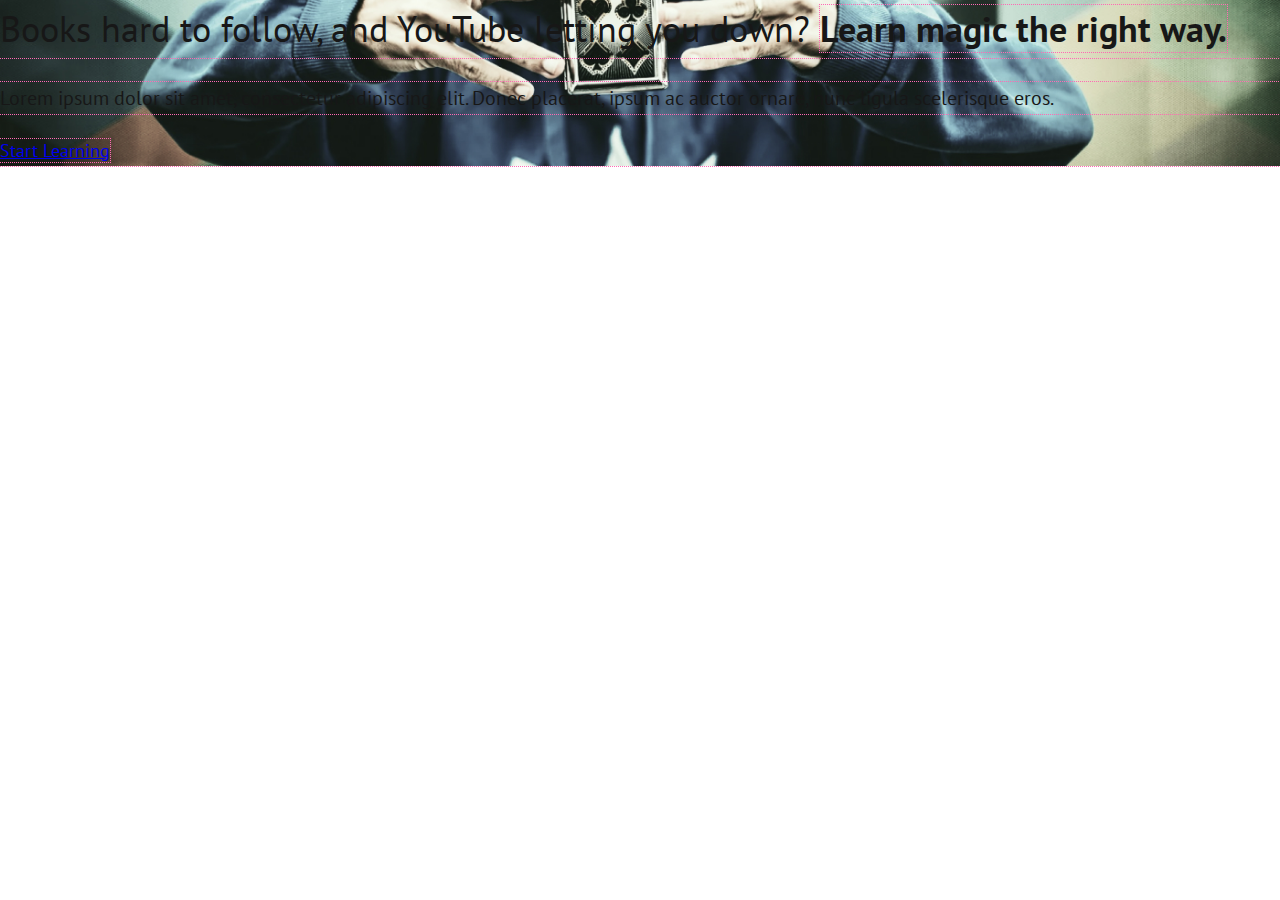
<file: 06-1-magic-v1/01 - start-here/index.html>
<!DOCTYPE html>
<html lang="en">
<head>
  <meta charset="UTF-8">
  <meta name="viewport" content="width=device-width, initial-scale=1.0">
  <title>Magic is in the air</title>
  <link href="https://fonts.googleapis.com/css2?family=PT+Sans:wght@400;700&display=swap" rel="stylesheet">
  <link rel="stylesheet" href="style.css">
</head>

<body>
  <main>
    <div class="hero">
      <h1 class="h1-hero">Books hard to follow, and YouTube letting you down? <strong>Learn magic the right way.</strong></h1>

      <p class="p-hero">Lorem ipsum dolor sit amet, consectetur adipiscing elit. Donec placerat, ipsum ac auctor ornare, nunc ligula scelerisque eros.</p>

      <a href="#" class="a-btn-hero">Start Learning</a>
    </div>
  </main>
</body>
</html>
</file>
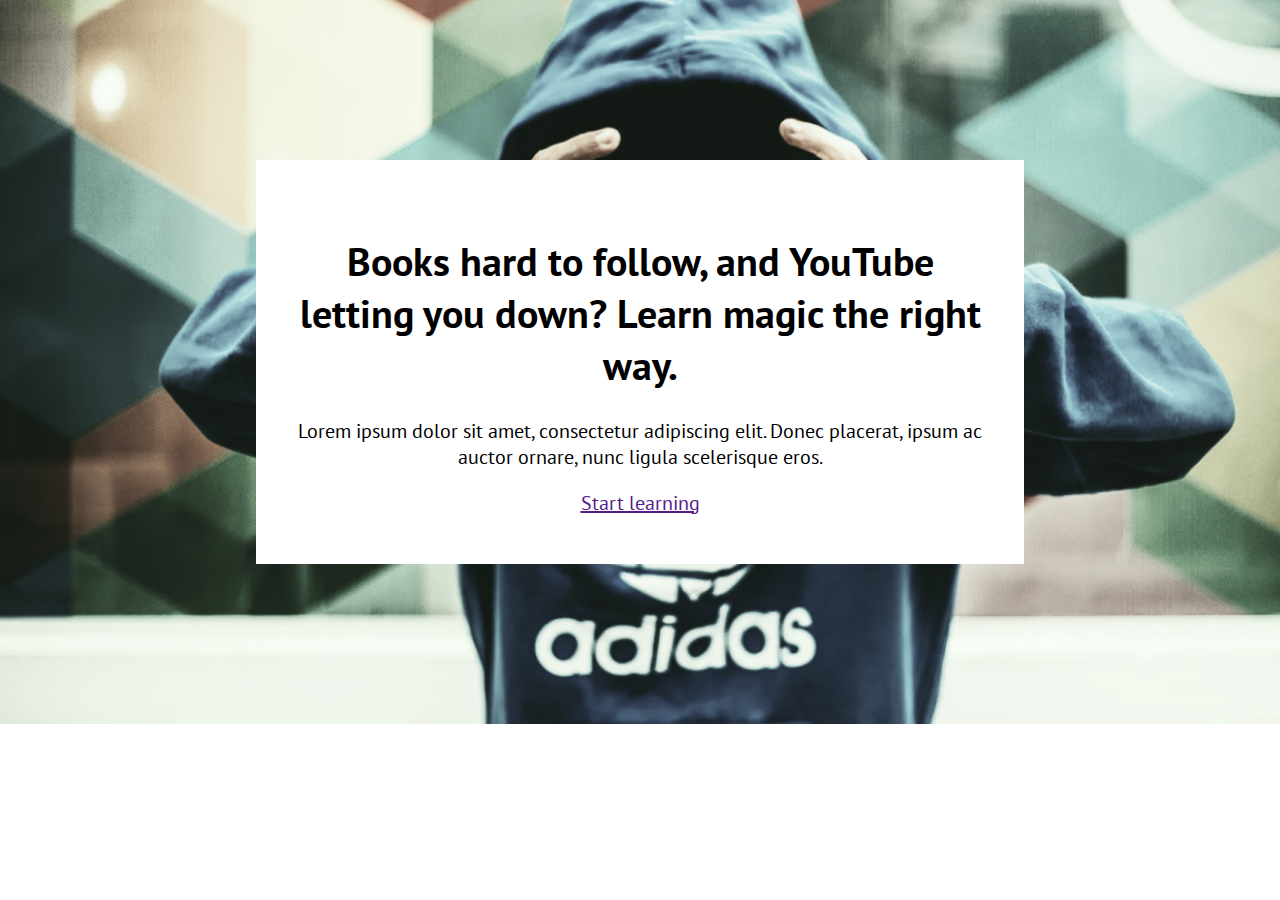
<file: 06-1-magic-v1/02 - finished-version/index.html>
<!DOCTYPE html>
<html lang="en">

<head>
  <meta charset="UTF-8">
  <meta name="viewport" content="width=device-width, initial-scale=1.0">
  <title>Magic is in the air</title>

  <!-- Google fonts -->
  <link href="https://fonts.googleapis.com/css2?family=PT+Sans:wght@400;700&display=swap" rel="stylesheet">

  <!-- Link to our stylesheet -->
  <link rel="stylesheet" href="style.css">
</head>

<body>

  <main>
    <div class="hero">
      <div class="hero__content flow-content">
        <h1>Books hard to follow, and YouTube letting you down? Learn magic the right way.</h1>
        <p>Lorem ipsum dolor sit amet, consectetur adipiscing elit. Donec placerat, ipsum ac auctor ornare, nunc ligula
          scelerisque eros.</p>
        <a href="" class="btn">Start learning</a>
      </div>
    </div>
  </main>

</body>

</html>
</file>
<file: 01-blog-post/01 - start here/styles.css>
/* fonts */
/* 
    font-family: 'Cinzel', serif;
    font-family: 'PT Serif', serif;
*/

.container {
  width: 90%;
  max-width: 39rem;
  margin: 0 auto;
}
</file>
<file: 02-pricing-cards-v1/code/styles.css>
/* ###### */
/* GLOBAL */
/* ------ */

:root {
  --clr-acc-base: #00CDAC;
  --clr-acc-dark: #114243;
  --clr-base:     #4E4E4E;
  --clr-light:    #E5E3E8;
  --clr-lighter:  #FAFAFA;
  --clr-blue:     #3741a0;
  --clr-teal:     #00a1ab;
}

body {
  font-family: "Roboto", sans-serif;
  font-size: 1rem;
  text-align: center;
}

/* ########## */
/* TYPOGRAPHY */
/* ---------- */

h1 {
  font-size: 2.5rem;
  text-transform: uppercase;
  color: var(--clr-teal);
  font-weight: 900;
  margin-top: 3em;
  margin-bottom: 0;
}

/* ---------- */

.h2-plan {
  font-size: 1.125;
  text-transform: uppercase;
  margin: 0 0 1em;
}

.p-plan-description {
  margin: 2em 0;
  line-height: 1.5;
}

.p-plan-price {
  color: var(--clr-teal);
  font-size: 3rem;
  font-weight: 900;
  margin: 0;
}

.p-plan-price.prom { color: white; }

.p-subhead {
  font-size: 1.3125rem;
  margin-top: 0;
}

/* ---------- */

.p-plan-price span {
  display: block;
  font-size: 1.5625rem;
  font-weight: 300;
}

.a-btn-plan {
  background: var(--clr-base);
  color: white;
  text-decoration: none;
  padding: 0.5em 0.75em;
  border-radius: 0.25em;
  text-transform: uppercase;
  font-weight: 700;
  font-size: .875rem;
}

.a-btn-plan.prom {
  background: white;
  color: var(--clr-base);
}

/* ###### */
/* LAYOUT */
/* ------ */

.plan {
  background: linear-gradient(-45deg, var(--clr-light), var(--clr-lighter));
  color: var(--clr-base);
  width: 200px;
  padding: 2em;
  border-radius: 1em;
  margin: 0 0.5em;
}

.plan.prom {
  background: linear-gradient(-45deg, var(--clr-teal), var(--clr-blue));
  color: white;
}

.plans {
  display: flex;
  justify-content: center;
}
</file>
<file: 02-pricing-cards-v2/01 - start here/styles.css>
body {
  font-family: "Roboto", sans-serif;
  text-align: center;
}

h1 {
  font-size: 2.5rem;
  text-transform: uppercase;
  font-weight: 900;
  margin-top: 3em;
  margin-bottom: 0;
}

.text-accent {
  color: #00a1ab;
}

.fs-500 {
  font-size: 1.3125rem;
  margin-top: 0;
}

.plans {
  display: flex;
  justify-content: center;
}

.plan {
  width: 200px;
  padding: 2em;
  border-radius: 1em;
  margin: 0 0.5em;
}

.plan--light {
  color: #4e4e4e;
  background: linear-gradient(-45deg, #e5e3e8, #fafafa);
}

.plan--accent {
  color: #fff;
  background: linear-gradient(-45deg, #00a1ab, #3741a0);
}

.plan__title {
  text-transform: uppercase;
  margin: 0 0 1em;
}

.plan__price {
  font-size: 3rem;
  line-height: 1;
  font-weight: 900;
  margin: 0;
}

.plan__price span {
  display: block;
  font-size: 1.5625rem;
  font-weight: 300;
}

.plan__description {
  margin: 2em 0;
  line-height: 1.5;
}

.button {
  text-decoration: none;
  padding: 0.5em 0.75em;
  border-radius: 0.25em;
  text-transform: uppercase;
  font-weight: 700;
}

.button--light {
  background: white;
  color: #4e4e4e;
}

.button--dark {
  color: white;
  background: #4e4e4e;
}
</file>
<file: 02-pricing-cards-v2/02 - finished/styles.css>
body {
  font-family: "Roboto", sans-serif;
  text-align: center;
}

h1 {
  font-size: 2.5rem;
  text-transform: uppercase;
  font-weight: 900;
  margin-top: 3em;
  margin-bottom: 0;
}

.text-accent {
  color: #00a1ab;
}

.fs-500 {
  font-size: 1.3125rem;
  margin: 0;
}

.plans {
  display: flex;
  justify-content: center;
  margin: 2em 0;
}

.plan {
  width: 200px;
  padding: 2em;
  border-radius: 1em;
  margin: 0 0.5em;
}

.plan--light {
  color: #4e4e4e;
  background: linear-gradient(-45deg, #e5e3e8, #fafafa);
}

.plan--light .plan__price {
  color: #00a1ab;
}

.plan--light .button {
  color: white;
  background: #4e4e4e;
}

.plan--accent {
  color: #fff;
  background: linear-gradient(-45deg, #00a1ab, #3741a0);
}

.plan--accent .button {
  background: white;
  color: #4e4e4e;
}

.plan__title {
  text-transform: uppercase;
  margin: 0 0 1em;
}

.plan__price {
  font-size: 3rem;
  line-height: 1;
  font-weight: 900;
  margin: 0;
}

.plan__price span {
  display: block;
  font-size: 1.5625rem;
  font-weight: 300;
}

.plan__description {
  margin: 2em 0;
  line-height: 1.5;
}

.button {
  display: inline-block;
  text-decoration: none;
  padding: 0.5em 0.75em;
  border-radius: 0.25em;
  text-transform: uppercase;
  font-weight: 700;
  background: #00a1ab;
  color: #fff;
}

.button--light {
  background: white;
  color: #4e4e4e;
}

.button--dark {
  color: white;
  background: #4e4e4e;
}
</file>
<file: 02-pricing-cards-v3/01 - Start here/styles.css>
:root {
  --clr-primary-400: #00a1ab;
  --clr-primary-500: #3741a0;

  --clr-neutral-100: #fff;
  --clr-neutral-200: #fafafa;
  --clr-neutral-300: #e5e3e8;
  --clr-neutral-400: #4e4e4e;
}

/* ##### */
/* RESET */
/* ----- */
*,
*::before,
*::after {
  /* outline: 1px dotted hotpink; */
  box-sizing: border-box;
}

/* ###### */
/* GLOBAL */
/* ------ */
body {
  font-family: "Roboto", sans-serif;
  margin: 0;
  text-align: center;
}

/* ########## */
/* TYPOGRAPHY */
/* ---------- */
h2,
h3,
p { margin-top: 0; }

.h2-section {
  color: var(--clr-primary-400);
  font-size: 2.5rem;
  font-weight: 900;
  margin-bottom: .2em;
  text-transform: uppercase;
}

.p-fs-500 { font-size: 1.3125rem; }

/* ###### */
/* LAYOUT */
/* ------ */
section { padding: 6em 0; }

.container {
  margin: 0 auto;
  max-width: 1000px;
  padding: 0 2em;
}

/* ####### */
/* BUTTONS */
/* ------- */
.a-btn {
  background: var(--clr-primary-400);
  border-radius: 0.25em;
  color: var(--clr-neutral-100);
  display: inline-block;
  padding: 0.5em 0.75em;
  font-weight: 700;
  text-decoration: none;
  text-transform: uppercase;
}

.a-btn--dark {
  background: var(--clr-neutral-400);
  color: var(--clr-neutral-100);
}

.a-btn--light {
  background: var(--clr-neutral-100);
  color: var(--clr-neutral-400);
}

/* ##### */
/* PLANS */
/* ----- */
.h2-plan {
  margin: 0 0 1em;
  text-transform: uppercase;
}

.p-plan-price {
  font-size: 3rem;
  font-weight: 900;
  line-height: 1;
  margin: 0;
}

.bg--light .p-plan-price { color: var(--clr-primary-400); }

.p-plan-description {
  line-height: 1.5;
  margin: 2em 0;
}

/* ----- */

.p-plan-price span {
  display: block;
  font-size: 1.5625rem;
  font-weight: 300;
}

.plan--accent .a-btn {
  background: var(--clr-neutral-100);
  color: var(--clr-neutral-400);
}

.bg--light .a-btn {
  background: var(--clr-neutral-400);
  color: var(--clr-neutral-100);
}

/* ----- */

.plan {
  border-radius: 1em;
  padding: 2em;
  width: 16.5rem;
}

.plan--accent {
  background: linear-gradient(-45deg,
    var(--clr-primary-400), var(--clr-primary-500));
  color: var(--clr-neutral-100);
  padding-top: 3em;
  padding-bottom: 3em;
}

.plans {
  align-items: baseline;
  display: flex;
  justify-content: center;
  margin: 2em 0;
}

/* ##### */
/* TEAMS */
/* ----- */
.h3-name { margin-bottom: 0; }

.h3-name { font-size: 2rem; }

.bg--light .h3-name { color: var(--clr-primary-400); }

.p-bio-brief { line-height: 1.5; }

.p-position {
  font-size: .875rem;
  font-weight: 700;
  opacity: .8;
}

/* ----- */

.team-member .info { margin-left: 1.5em; }

.team-member--mirrored .info {
  margin-right: 1.5em;
  margin-left: 0;
}

.team { background: var(--clr-neutral-200); }

.team-member {
  align-items: center;
  background: #abc;
  border-radius: 0.5em;
  display: flex;
  flex: 1 1 45%;
  margin: 1em;
  padding: 0.7em;
  text-align: left;
}

.team-member--mirrored {
  flex-flow: row-reverse;
  text-align: right;
}

.team-members {
  display: flex;
  flex-wrap: wrap;
}

/* ----- */

.team-member img {
  border-radius: 0.5em;
  width: 12rem;
}

/* ##### */
/* UTILS */
/* ----- */

.bg--dark {
  background: var(--clr-neutral-400);
  color: var(--clr-neutral-100);
}

.bg--light {
  background: linear-gradient(-45deg,
    var(--clr-neutral-300), var(--clr-neutral-200));
  color: var(--clr-neutral-400);
}
</file>
<file: 02-pricing-cards-v3/02 - finished/styles.css>
:root {
  --clr-primary-400: #00a1ab;
  --clr-primary-500: #3741a0;

  --clr-accent-400: #00cdac;
  --clr-accent-500: #114243;

  --clr-neutral-100: #fff;
  --clr-neutral-200: #fafafa;
  --clr-neutral-300: #e5e3e8;
  --clr-neutral-400: #4e4e4e;
}

/* ///////////////
  Reset
  ////////////// */

*,
*::before,
*::after {
  box-sizing: border-box;
}

/* ///////////////
  General styling
  ////////////// */

body {
  font-family: "Roboto", sans-serif;
  text-align: center;
  margin: 0;
}

section {
  padding: 6rem 0;
}

.section-title {
  font-size: 2.5rem;
  text-transform: uppercase;
  font-weight: 900;
  margin: 0;
  color: var(--clr-primary-400);
}

.fs-500 {
  font-size: 1.3125rem;
  margin: 0;
}

.container {
  padding: 0 2em;
  margin: 0 auto;
  max-width: 1000px;
}

.bg-light {
  --bg: var(--clr-neutral-400);
  --fg: var(--clr-neutral-100);
  --pop: var(--clr-primary-400);

  color: var(--clr-neutral-400);
  background: linear-gradient(-45deg, #e5e3e8, #fafafa);
}

.bg-accent {
  --bg: var(--clr-neutral-100);
  --fg: var(--clr-neutral-400);
  --pop: var(--clr-neutral-100);

  color: var(--clr-neutral-100);
  background: linear-gradient(-45deg, #00a1ab, #3741a0);
}

.bg-dark {
  color: var(--clr-neutral-100);
  background: var(--clr-neutral-400);
}

/* ///////////////
  Buttons
  ////////////// */

.button {
  display: inline-block;
  text-decoration: none;
  padding: 0.5em 0.75em;
  border-radius: 0.25em;
  text-transform: uppercase;
  font-weight: 700;
  background: var(--bg, var(--clr-primary-400));
  color: var(--fg, var(--clr-neutral-100));
}

.button--light {
  background: white;
  color: #4e4e4e;
}

.button--dark {
  color: white;
  background: #4e4e4e;
}

/* ///////////////
  Plans
  ////////////// */

.plans {
  display: flex;
  justify-content: center;
  margin: 2em 0;
}

.plan {
  width: 16.5rem;
  padding: 2em;
  border-radius: 1em;
  margin: 0 0.5em;
}

.plan__title {
  text-transform: uppercase;
  margin: 0 0 1em;
}

.plan__price {
  font-size: 3rem;
  line-height: 1;
  font-weight: 900;
  margin: 0;
  color: var(--pop);
}

.plan__price span {
  display: block;
  font-size: 1.5625rem;
  font-weight: 300;
}

.plan__description {
  margin: 2em 0;
  line-height: 1.5;
}

/* ///////////////
  Teams
  ////////////// */

.team {
  background: #e5e3e8;
}

.team-members {
  display: flex;
  flex-wrap: wrap;
}

.team-member {
  text-align: left;
  flex: 1 1 45%;
  margin: 1em;
  display: flex;
  border-radius: 0.5em;
  align-items: center;
  padding: 0.5em 2em 0.5em 0.5em;
  line-height: 1.6;
}

.team-member img {
  width: 10rem;
  border-radius: 0.25em;
  margin-right: 1em;
}

.team-member .name {
  font-size: 1.75rem;
  line-height: 1;
  font-weight: 900;
  color: var(--pop);
  margin: 0;
}

.team-member .position {
  margin-top: 0;
  font-weight: 700;
  opacity: 0.8;
}

.team-member--mirrored {
  padding: 0.5em 0.5em 0.5em 2em;
}

.team-member--mirrored img {
  order: 2;
  margin-right: 0;
  margin-left: 1em;
}
</file>
<file: 03-overlooked-wrap-up-project/01 - start here/styles.css>
:root {
  --clr-base-400: #5e5e5e;
  --clr-base-500: #494949;

  --clr-ui-300: #f8e2ff;
  --clr-ui-400: #580d3a;
  --clr-ux-300: #e2ffea;
  --clr-ux-400: #115926;
  --clr-dev-300: #e2fcff;
  --clr-dev-400: #024f4f;

  --clr-accent-400: #7e47c5;

  --ff-accent: "Podkova", serif;
  --ff-base: "Open Sans", sans-serif;

  --fs-300: 0.75rem;
  --fs-400: 1rem;
  --fs-500: 2.25rem;

  --fw-400: 400;
  --fw-700: 700;

  --shadow: 0 0.25rem 1rem rgba(0, 0, 0, 0.1);
  --border-radius: 0.75rem;
}

/* ###### */
/* GLOBAL */
/* ------ */
*,
*::before,
*::after {
  /* outline: 1px dotted hotpink; */
  box-sizing: border-box;
}

body {
  color: var(--clr-base-400);
  font-family: var(--ff-base);
  font-size: var(--fs-400);
  line-height: 1.7;
  margin: 0;
}


/* ########## */
/* TYPOGRAPHY */
/* ---------- */
h2,
p { margin-top: 0; }

.h2-name {
  color: var(--clr-base-500);
  font-family: var(--ff-accent);
  font-size: var(--fs-500);
  margin-bottom: 0;
}

.p-roles {
  font-size: var(--fs-300);
  font-weight: var(--fw-700);
}

.ul-social {
  display: flex;
  list-style: none;
  justify-content: space-evenly;
  padding-left: 0;
}

.sp-tag {
  border-radius: var(--border-radius);
  padding: .25rem .75rem;
}

.sp-tag-dev {
  background: var(--clr-dev-300);
  color: var(--clr-dev-400);
}

.sp-tag-ui {
  background: var(--clr-ui-300);
  color: var(--clr-ui-400);
}

.sp-tag-ux {
  background: var(--clr-ux-300);
  color: var(--clr-ux-400);
}

.candidate .a-btn {
  align-self: center;
  color: white;
  background: var(--clr-accent-400);
  border-radius: var(--border-radius);
  font-weight: 700;
  justify-self: end;
  letter-spacing: 1px;
  padding: .5rem 2.5rem;
  text-decoration: none;
  text-transform: uppercase;
}

/* ###### */
/* LAYOUT */
/* ------ */
.candidate { padding: .625em; }

.candidate img { border-radius: var(--border-radius); }

/* /////////////////
   Layout related
   no need to touch any of this
//////////////////*/

.candidates {
  max-width: 70em;
  margin: 0 auto;
  padding: 2em;
  display: grid;
  gap: 2em;
}

.candidate {
  margin-left: auto;
  margin-right: auto;
  display: grid;
  grid-template-areas:
    "img social"
    "name name"
    "role role"
    "bio bio"
    "button button";
  gap: 0.5em;
  box-shadow: var(--shadow);
  border-radius: var(--border-radius);
}

@media (min-width: 500px) {
  .candidate {
    grid-template-columns: min-content minmax(15rem, 22.5rem);
    grid-template-rows: min-content min-content 1fr auto;
    grid-template-areas:
      "img name"
      "img role"
      "img bio"
      "social button";
  }
}

@media (min-width: 960px) {
  .candidates {
    grid-template-columns: repeat(2, 1fr);
  }
}

.candidate img {
  grid-area: img;
}
.candidate .name {
  grid-area: name;
}
.candidate .roles {
  grid-area: role;
}
.candidate .bio {
  grid-area: bio;
}
.candidate .social {
  grid-area: social;
}
.candidate .a-btn {
  grid-area: button;
}
</file>
<file: 03-overlooked-wrap-up-project/02 - finished/styles.css>
:root {
  --clr-base-400: #5e5e5e;
  --clr-base-500: #494949;

  --clr-ui-300: #f8e2ff;
  --clr-ui-400: #580d3a;
  --clr-ux-300: #e2ffea;
  --clr-ux-400: #115926;
  --clr-dev-300: #e2fcff;
  --clr-dev-400: #024f4f;

  --clr-accent-400: #7e47c5;

  --ff-accent: "Podkova", serif;
  --ff-base: "Open Sans", sans-serif;

  --fs-300: 0.75rem;
  --fs-400: 1rem;
  --fs-500: 2rem;

  --fw-400: 400;
  --fw-700: 700;

  --shadow: 0 0.25rem 1rem rgba(0, 0, 0, 0.1);
  --border-radius: 0.75rem;
}

*,
*::before,
*::after {
  box-sizing: border-box;
}

img {
  display: block;
}

body {
  font-family: var(--ff-base);
  line-height: 1.6;
  font-size: var(--fs-400);
  color: var(--clr-base-400);
}

.ux {
  --bg: var(--clr-ux-300);
  --fg: var(--clr-ux-400);
}
.ui {
  --bg: var(--clr-ui-300);
  --fg: var(--clr-ui-400);
}
.dev {
  --bg: var(--clr-dev-300);
  --fg: var(--clr-dev-400);
}

.tag {
  font-size: var(--fs-300);
  font-weight: var(--fw-700);
  display: inline-block;
  padding: 0.15em 0.75em;
  border-radius: 100vw;
  margin-right: 0.5em;
  background: var(--bg, lightgray);
  color: var(--fg, #333);
}

.btn {
  display: inline-block;
  cursor: pointer;
  padding: 0.5em 3em;
  text-decoration: none;
  text-transform: uppercase;
  color: var(--fg, #fff);
  background: var(--bg, var(--clr-accent-400));
  border-radius: var(--border-radius);
}

.candidate {
  padding: 1em;
}

.candidate > img {
  border-radius: var(--border-radius);
}

.candidate .name,
.candidate .roles,
.candidate .bio {
  margin: 0;
}

.candidate .name {
  font-family: var(--ff-accent);
  font-size: var(--fs-500);
  color: var(--clr-base-500);
  line-height: 1;
}

.candidate .roles {
  line-height: 1;
  font-size: var(--fs-300);
}

.candidate .social {
  list-style: none;
  padding: 0;
  margin-bottom: 0;
  display: flex;
  justify-content: space-evenly;
}

.candidate .social a:hover,
.candidate .social a:focus {
  opacity: 0.5;
}

.candidate .btn {
  align-self: end;
  justify-self: end;
}

/* /////////////////
   Layout related
   no need to touch any of this
//////////////////*/

.candidates {
  max-width: 70em;
  margin: 0 auto;
  padding: 2em;
  display: grid;
  gap: 2em;
}

.candidate {
  margin-left: auto;
  margin-right: auto;
  display: grid;
  grid-template-areas:
    "img social"
    "name name"
    "role role"
    "bio bio"
    "button button";
  gap: 0.5em;
  box-shadow: var(--shadow);
  border-radius: var(--border-radius);
}

@media (min-width: 500px) {
  .candidate {
    grid-template-columns: min-content minmax(15rem, 22.5rem);
    grid-template-rows: min-content min-content 1fr auto;
    grid-template-areas:
      "img name"
      "img role"
      "img bio"
      "social button";
  }
}

@media (min-width: 960px) {
  .candidates {
    grid-template-columns: repeat(2, 1fr);
  }
}

.candidate img {
  grid-area: img;
}
.candidate .name {
  grid-area: name;
}
.candidate .roles {
  grid-area: role;
}
.candidate .bio {
  grid-area: bio;
}
.candidate .social {
  grid-area: social;
}
.candidate .btn {
  grid-area: button;
}
</file>
<file: 05-challenge-02/code/challenge-2.css>
/* ###### */
/* GLOBAL */
/* ------ */

:root {
  --clr-neutral-100: #fff;
  --clr-neutral-200: #E9ECF2;
  --clr-neutral-400: #474554;

  --clr-primary-200: #bac9e8;
  --clr-primary-300: #3c7dff;
  --clr-primary-400: #0044cc;
  --clr-primary-500: #0c1832;

  --ff-base: "IBM Plex Serif", serif;
  --ff-accent: "Poppins", sans-serif;
}

* {
  box-sizing: border-box;
  /* outline: 2px dotted hotpink; */
}

body {
  background-color: var(--clr-primary-200);
  font-family: var(--ff-base);
  font-size: 1.0625rem;
  line-height: 1.65;
  padding: 4rem;
}

/* ########## */
/* TYPOGRAPHY */
/* ---------- */

.section-title {
  font-family: var(--ff-accent);
  font-size: 1.75rem;
  margin-top: 0;
}

/* ####### */
/* BUTTONS */
/* ------- */

.btn {
  border-radius: 0.625rem;
  cursor: pointer;
  display: inline-block;
  font-family: var(--ff-accent);
  line-height: 1;
  padding: 0.625rem 1.5rem;
  text-decoration: none;
  text-transform: uppercase;
}

.btn--primary {
  background: var(--clr-btn-prim-bg, var(--clr-primary-400));
  color: var(--clr-btn-prim-clr, var(--clr-neutral-100));
}
.btn--primary:hover {
  background: var(--clr-primary-300);
  color: var(--clr-neutral-100);
}

.btn--secondary {
  background: var(--clr-btn-sec-bg, var(--clr-neutral-400));
  color: var(--clr-btn-sec-clr, var(--clr-neutral-100));
}
.btn--secondary:hover {
  background: var(--clr-btn-sec-bg-hov, var(--clr-primary-500));
  color: var(--clr-neutral-100);
}

.btn--outline {
  border: 2px solid var(--clr-btn-outl-border-clr, var(--clr-primary-400));
  color: var(--clr-btn-outl-clr, var(--clr-primary-400));
  /* remove the border size from the padding for equal sizing */
  padding: calc(0.625rem - 2px) calc(1.5rem - 2px);
}
.btn--outline:hover {
  background: var(--clr-btn-outl-bg-hov, var(--clr-primary-400));
  border-color: var(--clr-btn-outl-border-clr-hov, var(--clr-primary-400));
  color: var(--clr-btn-outl-clr-hov, var(--clr-neutral-100));
}

/* ###### */
/* LAYOUT */
/* ------ */

.cta {
  background: var(--clr-cta-bg);
  border-radius: 2.5rem;
  color: var(--clr-cta-clr);
  margin: 0 auto;
  max-width: 40rem;
  padding: 5rem;
}

/* ##### */
/* UTILS */
/* ----- */

/* Mdifier classes setting up locally scoped custom attributes */

.cta--bg-light {
  --clr-cta-bg:   var(--clr-neutral-100);
  --clr-cta-clr:  var(--clr-primary-500);
}

.cta--bg-neutral {
  --clr-cta-bg:   var(--clr-neutral-200);
  --clr-cta-clr:  var(--clr-primary-500);
}

.cta--bg-accent {
  --clr-cta-bg:   var(--clr-primary-400);
  --clr-cta-clr:  var(--clr-neutral-100);

  --clr-btn-prim-bg:  var(--clr-neutral-100);
  --clr-btn-prim-clr: var(--clr-primary-400);
  --clr-btn-outl-border-clr:  var(--clr-neutral-100);
  --clr-btn-outl-clr:         var(--clr-neutral-100);
  --clr-btn-outl-bg-hov:      var(--clr-neutral-100);
  --clr-btn-outl-clr-hov:     var(--clr-primary-400);
}

.cta--bg-dark {
  --clr-cta-bg:   var(--clr-primary-500);
  --clr-cta-clr:  var(--clr-neutral-100);

  --clr-btn-sec-bg:     var(--clr-neutral-100);
  --clr-btn-sec-clr:    var(--clr-primary-400);
  --clr-btn-sec-bg-hov: var(--clr-primary-300);
  --clr-btn-outl-border-clr:      var(--clr-neutral-100);
  --clr-btn-outl-clr:             var(--clr-neutral-100);
  --clr-btn-outl-border-clr-hov:  var(--clr-neutral-100);
  --clr-btn-outl-bg-hov:          var(--clr-neutral-400);
  --clr-btn-outl-clr-hov:         var(--clr-neutral-100);
}
</file>
<file: 06-1-magic-v1/01 - start-here/style.css>
/* ###### */
/* GLOBAL */
/* ------ */

*,
*::after,
*::before {
  box-sizing: border-box;
  outline: 1px dotted hotpink;
}

:root {
  --clr-neutral-dark: #171717;
  --clr-neutral-white: #fff;
  --clr-accent: #59E89C;
}

body {
  color: var(--clr-neutral-dark);
  font-family: 'PT Sans', sans-serif;
  font-size: 1.25rem;
  line-height: 1.6;
  margin: 0;
  padding: 0;
}


/* ########## */
/* TYPOGRAPHY */
/* ---------- */

h1,
p { margin-top: 0; }

h1 {
  font-size: 2.25rem;
  font-weight: normal;
}

.a-btn-hero { font-size: 1.125rem; }


/* ###### */
/* LAYOUT */
/* ------ */

/* Declarations ordered functionally (vs. alphabetically) */
/* to emphasize the actual meaning */
.hero {
  display: flow-root;
  background-image: url(./assets/hero.jpg);
  background-position: center;
  background-size: cover;
}

.card-hero {
  background: white;
  margin: 10em auto;
  max-width: 800px;
  padding: 3em;
  text-align: center;
  width: 94%;
}
</file>
<file: 06-2-magic-mini-challenge/style.css>
/* Font used
font-family: 'PT Sans', sans-serif;
*/

/* reset */

*,
*::before,
*::after {
  box-sizing: border-box;
}

h1,
h2,
h3,
p {
  margin: 0;
}

/* Utility classes */
.flow-content > * + * {
  margin-top: 1rem;
}

/* general styling */

body {
  font-family: "PT Sans", sans-serif;
  font-size: 1.25rem;
  font-weight: 400;
  margin: 0;
}

h1 {
  font-weight: 400;
}

.btn {
  display: inline-block;

  background: #59e89c;
  color: inherit;
  font-size: 1.125rem;
  font-weight: 700;
  letter-spacing: .1rem;
  padding: .75em 1.5em;
  text-decoration: none;
  text-transform: uppercase;
}

.hero {
  background-image: url(assets/hero.jpg);
  background-size: cover;
  padding-top: 10rem;
  padding-bottom: 10rem;
}

.hero__content {
  background-color: rgba(255, 255, 255, 1);
  width: 50rem;
  padding: 3rem 2rem;
  margin: 0 auto;
  text-align: center;
}
</file>
<file: 06-1-magic-v1/02 - finished-version/style.css>
/* Font used
font-family: 'PT Sans', sans-serif; 
*/

/* reset */

*,
*::before,
*::after {
  box-sizing: border-box;
}

/* general styling */

body {
  font-family: "PT Sans", sans-serif;
  font-size: 1.25rem;
  font-weight: 400;
  margin: 0;
}

.hero {
  background-image: url(assets/hero.jpg);
  background-size: cover;
  padding-top: 10rem;
  padding-bottom: 10rem;
}

.hero__content {
  background-color: rgba(255, 255, 255, 1);
  width: 48rem;
  padding: 3rem 2rem;
  margin: 0 auto;
  text-align: center;
}
</file>
